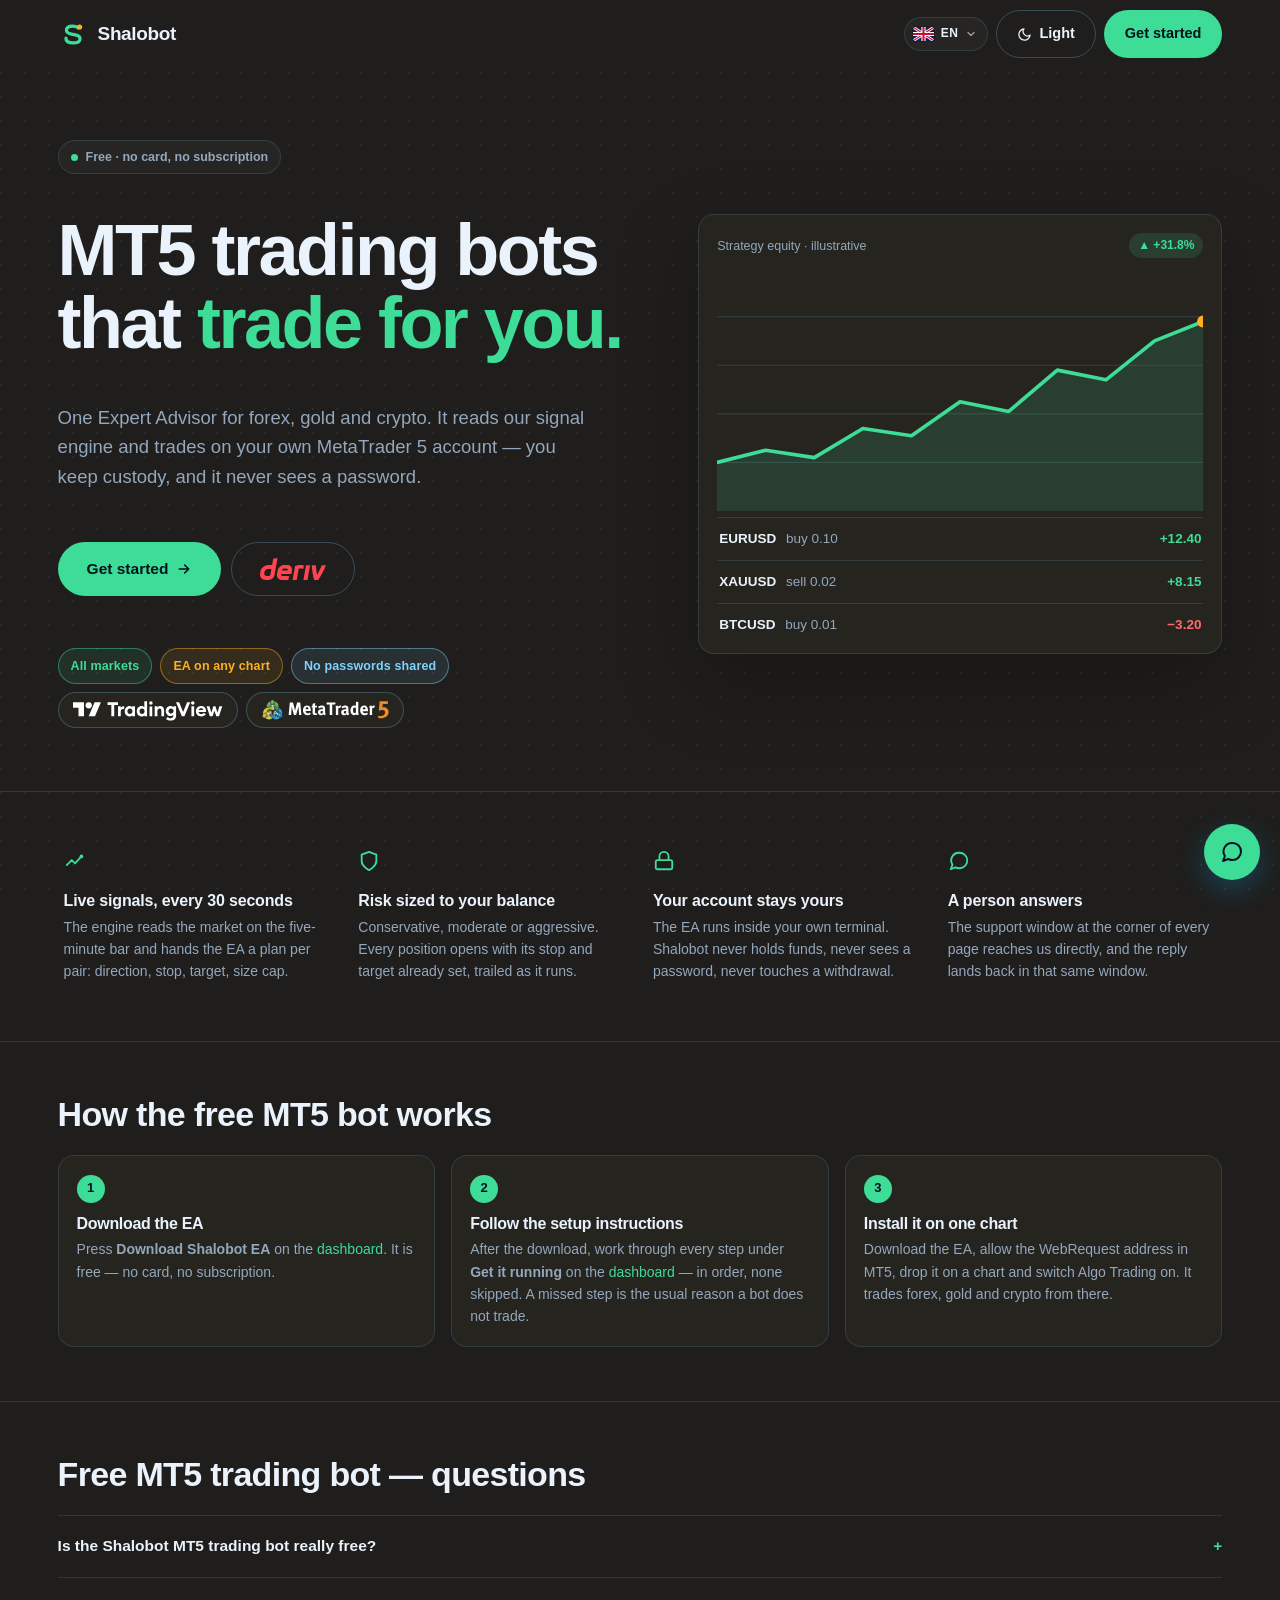
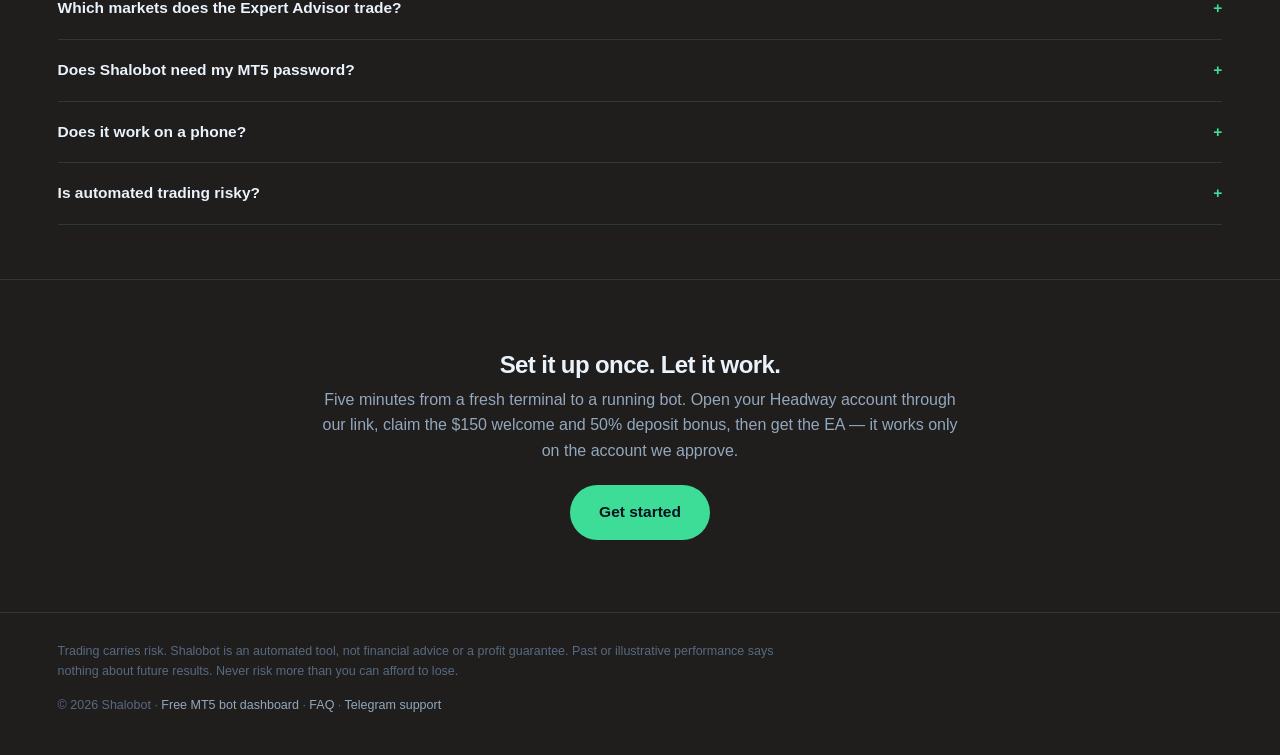
<file: index.html>
<!doctype html>
<html lang="en">
<head>
<meta charset="utf-8" />
<meta name="viewport" content="width=device-width, initial-scale=1, viewport-fit=cover" />
<title>Shalobot — Free MT5 Trading Bot for Forex, Gold &amp; Crypto</title>
<meta name="description" content="Free automated MT5 trading bot: one Expert Advisor for forex, gold (XAUUSD) and crypto on your own Headway MT5 account. No subscription, set up in minutes." />
<link rel="canonical" href="https://www.shalobot.com/" />
<meta name="theme-color" content="#1F1E1C" />
<meta property="og:type" content="website" />
<meta property="og:site_name" content="Shalobot" />
<meta property="og:title" content="Shalobot — free MT5 trading bots that trade for you" />
<meta property="og:description" content="One Expert Advisor for forex, gold and crypto on your own MT5 account. Free for our Headway community." />
<meta property="og:url" content="https://www.shalobot.com/" />
<meta property="og:image" content="https://www.shalobot.com/og.png" />
<meta property="og:image:width" content="1200" />
<meta property="og:image:height" content="630" />
<meta property="og:locale" content="en_US" />
<meta name="twitter:card" content="summary_large_image" />
<meta name="twitter:title" content="Shalobot — free MT5 trading bot for forex, gold &amp; crypto" />
<meta name="twitter:description" content="One Expert Advisor on your own Headway MT5 account. Free, no card." />
<meta name="twitter:image" content="https://www.shalobot.com/og.png" />
<link rel="icon" href="/favicon.ico" sizes="48x48" />
<link rel="icon" href="/favicon.svg" type="image/svg+xml" sizes="any" />
<link rel="apple-touch-icon" href="/icons/apple-touch-icon.png" />
<link rel="manifest" href="/manifest.webmanifest" />
<script>
/* Applied before paint: a saved light choice must not flash navy first.
   Navy is the default when nothing has been chosen. */
(function(){try{var t=localStorage.getItem("shalo_theme");
document.documentElement.setAttribute("data-theme",t==="light"?"light":"dark");}catch(e){document.documentElement.setAttribute("data-theme","dark");}})();
</script>
<script>
/* Connected to Deriv once, connected for good: straight to the trading page,
   before anything paints. ?home=1 still shows this page on purpose. */
(function(){try{if(localStorage.getItem("shalo_deriv")==="1"&&!/[?&]home=1(&|$)/.test(location.search))location.replace("/trading");}catch(e){}})();
</script>
<script type="application/ld+json">
{"@context":"https://schema.org","@graph":[
{"@type":"Organization","@id":"https://www.shalobot.com/#org","name":"Shalobot","url":"https://www.shalobot.com/","logo":"https://www.shalobot.com/icons/icon-512.png","sameAs":["https://t.me/Theshalobot"],"contactPoint":{"@type":"ContactPoint","contactType":"customer support","url":"https://t.me/Theshalobot"}},
{"@type":"WebSite","@id":"https://www.shalobot.com/#site","url":"https://www.shalobot.com/","name":"Shalobot","publisher":{"@id":"https://www.shalobot.com/#org"},"inLanguage":"en"},
{"@type":"SoftwareApplication","@id":"https://www.shalobot.com/#app","name":"Shalobot MT5 Expert Advisor","alternateName":"Shalobot EA","applicationCategory":"FinanceApplication","applicationSubCategory":"Automated trading bot","operatingSystem":"MetaTrader 5","url":"https://www.shalobot.com/dashboard","downloadUrl":"https://www.shalobot.com/dashboard","offers":{"@type":"Offer","price":"0","priceCurrency":"USD","availability":"https://schema.org/InStock"},"description":"Free automated MT5 trading bot for forex, gold and crypto. One Expert Advisor on your own Headway MetaTrader 5 account.","featureList":["All markets — forex, metals and crypto","Live signals every 30 seconds","Stop loss and take profit on every trade","Three risk profiles","Runs on your own MT5 account"],"publisher":{"@id":"https://www.shalobot.com/#org"}},
{"@type":"HowTo","name":"How to run a free MT5 trading bot on Headway","totalTime":"PT5M","step":[
{"@type":"HowToStep","name":"Download the EA","text":"Press Download Shalobot EA on the dashboard. It is free — no card, no subscription.","url":"https://www.shalobot.com/dashboard"},
{"@type":"HowToStep","name":"Follow the setup instructions","text":"After the download, work through every step under Get it running on the dashboard, in order, none skipped.","url":"https://www.shalobot.com/dashboard"},
{"@type":"HowToStep","name":"Install on one chart","text":"Download the Expert Advisor, allow the WebRequest address in MT5, drop the EA on one chart and switch Algo Trading on.","url":"https://www.shalobot.com/dashboard"}]},
{"@type":"FAQPage","mainEntity":[
{"@type":"Question","name":"Is the Shalobot MT5 trading bot really free?","acceptedAnswer":{"@type":"Answer","text":"Yes. There is no card, no subscription and no profit share."}},
{"@type":"Question","name":"Which markets does the Expert Advisor trade?","acceptedAnswer":{"@type":"Answer","text":"Forex majors, metals such as gold (XAUUSD) and silver, and crypto such as BTCUSD and ETHUSD. One EA on one chart covers all of them."}},
{"@type":"Question","name":"Does Shalobot need my MT5 password?","acceptedAnswer":{"@type":"Answer","text":"No. The EA runs inside your own MT5 terminal. Shalobot never holds funds, never sees a password and cannot withdraw."}},
{"@type":"Question","name":"Does it work on a phone?","acceptedAnswer":{"@type":"Answer","text":"Yes. You can see and manage every trade the bot opens from the MT5 app on your phone."}},
{"@type":"Question","name":"Is automated trading risky?","acceptedAnswer":{"@type":"Answer","text":"Yes. Trading carries risk and no bot guarantees profit. Every Shalobot position opens with a stop loss and take profit, and you choose a conservative, moderate or aggressive risk profile."}}
]}
]}
</script>
<link rel="stylesheet" href="/styles.css" />
<link rel="stylesheet" href="/landing.css" />
<link rel="stylesheet" href="/support.css" />
<link rel="stylesheet" href="/deriv/connect.css" />
</head>
<body>

<header class="nav" id="nav">
  <div class="bleed nav-inner">
    <a class="brand" href="/">
      <span class="brand-mark" aria-hidden="true">
        <svg viewBox="0 0 64 64" width="32" height="32"><rect width="64" height="64" rx="15" fill="#1F1E1C"/><path d="M17 41c0 8 8 10 15 10s15-2 15-9c0-8-10-8-15-9s-14-2-14-9c0-7 7-9 13-9 5 0 9 1 12 4" fill="none" stroke="#3ddc97" stroke-width="7" stroke-linecap="round" stroke-linejoin="round"/><circle cx="46" cy="17" r="5.5" fill="#ffb020"/></svg>
      </span>
      <span class="brand-name">Shalobot</span>
    </a>
    <div class="nav-cta">
      <button class="btn btn-line theme-b" data-theme-toggle type="button" aria-pressed="true" title="Switch to light">
        <svg viewBox="0 0 24 24" width="15" height="15" fill="none" stroke="currentColor" stroke-width="2" stroke-linecap="round" stroke-linejoin="round" aria-hidden="true"><path d="M21 12.8A9 9 0 1 1 11.2 3a7 7 0 0 0 9.8 9.8z"/></svg>
        <span data-theme-label>Light</span>
      </button>
      <a class="btn btn-blue" href="/trading" data-deriv-connect>Get started</a>
    </div>
  </div>
</header>

<main>
  <!-- ── hero ──────────────────────────────────────────────────────────── -->
  <section class="hero bleed">
    <div class="hero-grid">
      <div class="hero-copy">
        <p class="eyebrow"><span class="dot"></span>Free · no card, no subscription</p>
        <h1>MT5 trading bots that <span class="hl">trade for you.</span></h1>
        <p class="lede">One Expert Advisor for forex, gold and crypto. It reads our signal engine and trades on your own MetaTrader 5 account — you keep custody, and it never sees a password.</p>
        <div class="hero-actions">
          <a class="btn btn-blue btn-lg" href="/trading" data-deriv-connect>
            Get started
            <svg viewBox="0 0 24 24" width="16" height="16" fill="none" stroke="currentColor" stroke-width="2.4" stroke-linecap="round" stroke-linejoin="round" aria-hidden="true"><path d="M5 12h14M13 6l6 6-6 6"/></svg>
          </a>
          <a class="btn btn-line btn-lg hero-deriv" href="https://t.deriv.link?t=8FJ7FBEALQBP" target="_blank" rel="noopener noreferrer sponsored" aria-label="Deriv — create a free account"><img src="/logos/deriv-wordmark.svg" alt="Deriv" width="72" height="24" /></a>
        </div>
        <ul class="hero-facts">
          <li class="fact fact--mint">All markets</li>
          <li class="fact fact--amber">EA on any chart</li>
          <li class="fact fact--sky">No passwords shared</li>
          <li class="fact fact--logo" title="TradingView"><img class="dk" src="/logos/tradingview.svg" alt="TradingView" height="22" /><img class="lt" src="/logos/tradingview-ink.svg" alt="TradingView" height="22" /></li>
          <li class="fact fact--logo" title="MetaTrader 5"><img class="dk" src="/logos/metatrader5.svg" alt="MetaTrader 5" height="22" /><img class="lt" src="/logos/metatrader5-ink.svg" alt="MetaTrader 5" height="22" /></li>
        </ul>
      </div>

      <!-- An equity line, illustrative: the thing the page is about. Drawn
           inline so it paints with the words rather than after them. -->
      <div class="hero-card" aria-hidden="true">
        <div class="hero-card-top">
          <span>Strategy equity · illustrative</span>
          <span class="pill-up">▲ +31.8%</span>
        </div>
        <svg viewBox="0 0 400 200" class="equity">
          <g class="grid">
            <path d="M0 40H400M0 80H400M0 120H400M0 160H400"/>
          </g>
          <path class="area" d="M0 160 L40 150 L80 156 L120 132 L160 138 L200 110 L240 118 L280 84 L320 92 L360 60 L400 44 V200 H0z"/>
          <path class="line" d="M0 160 L40 150 L80 156 L120 132 L160 138 L200 110 L240 118 L280 84 L320 92 L360 60 L400 44"/>
          <circle class="tip" cx="400" cy="44" r="5"/>
        </svg>
        <div class="hero-card-row">
          <span><i>EURUSD</i> buy 0.10</span><b class="up">+12.40</b>
        </div>
        <div class="hero-card-row">
          <span><i>XAUUSD</i> sell 0.02</span><b class="up">+8.15</b>
        </div>
        <div class="hero-card-row">
          <span><i>BTCUSD</i> buy 0.01</span><b class="down">−3.20</b>
        </div>
      </div>
    </div>
  </section>

  <!-- ── what it does ──────────────────────────────────────────────────── -->
  <section class="feats bleed">
    <div class="feat">
      <svg viewBox="0 0 24 24" width="22" height="22" fill="none" stroke="currentColor" stroke-width="2" stroke-linecap="round" stroke-linejoin="round"><path d="M3 16.5l5.5-5.5 3.5 3.5 7-7.5"/><circle cx="19" cy="7" r="2" fill="currentColor" stroke="none"/></svg>
      <h3>Live signals, every 30 seconds</h3>
      <p>The engine reads the market on the five-minute bar and hands the EA a plan per pair: direction, stop, target, size cap.</p>
    </div>
    <div class="feat">
      <svg viewBox="0 0 24 24" width="22" height="22" fill="none" stroke="currentColor" stroke-width="2" stroke-linecap="round" stroke-linejoin="round"><path d="M12 22s8-4 8-10V5l-8-3-8 3v7c0 6 8 10 8 10z"/></svg>
      <h3>Risk sized to your balance</h3>
      <p>Conservative, moderate or aggressive. Every position opens with its stop and target already set, trailed as it runs.</p>
    </div>
    <div class="feat">
      <svg viewBox="0 0 24 24" width="22" height="22" fill="none" stroke="currentColor" stroke-width="2" stroke-linecap="round" stroke-linejoin="round"><rect x="3" y="11" width="18" height="10" rx="2"/><path d="M7 11V7a5 5 0 0 1 10 0v4"/></svg>
      <h3>Your account stays yours</h3>
      <p>The EA runs inside your own terminal. Shalobot never holds funds, never sees a password, never touches a withdrawal.</p>
    </div>
    <div class="feat">
      <svg viewBox="0 0 24 24" width="22" height="22" fill="none" stroke="currentColor" stroke-width="2" stroke-linecap="round" stroke-linejoin="round"><path d="M21 11.5a8.4 8.4 0 0 1-9 8.4 8.5 8.5 0 0 1-3.9-.9L3 21l1.9-5A8.4 8.4 0 0 1 12 3a8.4 8.4 0 0 1 9 8.5z"/></svg>
      <h3>A person answers</h3>
      <p>The support window at the corner of every page reaches us directly, and the reply lands back in that same window.</p>
    </div>
  </section>

  <!-- ── how it works ──────────────────────────────────────────────────── -->
  <section class="howit bleed" id="how">
    <h2>How the free MT5 bot works</h2>
    <ol class="steps">
      <li><span class="step-n">1</span><h3>Download the EA</h3><p>Press <b>Download Shalobot EA</b> on the <a href="/dashboard" data-deriv-connect>dashboard</a>. It is free — no card, no subscription.</p></li>
      <li><span class="step-n">2</span><h3>Follow the setup instructions</h3><p>After the download, work through every step under <b>Get it running</b> on the <a href="/dashboard" data-deriv-connect>dashboard</a> — in order, none skipped. A missed step is the usual reason a bot does not trade.</p></li>
      <li><span class="step-n">3</span><h3>Install it on one chart</h3><p>Download the EA, allow the WebRequest address in MT5, drop it on a chart and switch Algo Trading on. It trades forex, gold and crypto from there.</p></li>
    </ol>
  </section>

  <!-- ── FAQ ───────────────────────────────────────────────────────────── -->
  <section class="qa bleed" id="faq">
    <h2>Free MT5 trading bot — questions</h2>
    <details><summary>Is the Shalobot MT5 trading bot really free?</summary><p>Yes. No card, no subscription, no profit share.</p></details>
    <details><summary>Which markets does the Expert Advisor trade?</summary><p>Forex majors, metals such as gold (XAUUSD) and silver, and crypto such as BTCUSD and ETHUSD. One EA on one chart covers all of them.</p></details>
    <details><summary>Does Shalobot need my MT5 password?</summary><p>No. The EA runs inside your own MT5 terminal. Shalobot never holds funds, never sees a password and cannot withdraw.</p></details>
    <details><summary>Does it work on a phone?</summary><p>Yes. You can see and manage every trade the bot opens from the MT5 app on your phone.</p></details>
    <details><summary>Is automated trading risky?</summary><p>Yes. Trading carries risk and no bot guarantees profit. Every position opens with a stop loss and take profit, and you choose a conservative, moderate or aggressive risk profile.</p></details>
  </section>

  <!-- ── final call ────────────────────────────────────────────────────── -->
  <section class="cta bleed">
    <h2>Set it up once. Let it work.</h2>
    <p>Five minutes from a fresh terminal to a running bot. Open your Headway account through our link, claim the $150 welcome and 50% deposit bonus, then get the EA — it works only on the account we approve.</p>
    <a class="btn btn-blue btn-lg" href="/trading" data-deriv-connect>Get started</a>
  </section>

  <footer class="foot bleed">
    <p class="disclaimer">
      Trading carries risk. Shalobot is an automated tool, not financial advice or a profit guarantee. Past or illustrative performance says nothing about future results. Never risk more than you can afford to lose.
    </p>
    <p class="foot-line">© <span id="year"></span> Shalobot · <a href="/dashboard" data-deriv-connect>Free MT5 bot dashboard</a> · <a href="#faq">FAQ</a> · <a href="https://t.me/Theshalobot" rel="noopener">Telegram support</a></p>
  </footer>
</main>

<!-- ── Get started: a Deriv account, or a new one ─────────────────────── -->
<div class="dc-root" id="dcRoot" role="dialog" aria-modal="true" aria-labelledby="dcTitle" hidden>
  <div class="dc-back" data-dc-close></div>
  <div class="dc">
    <button class="dc-x" type="button" data-dc-close aria-label="Close">
      <svg viewBox="0 0 24 24" width="16" height="16" fill="none" stroke="currentColor" stroke-width="2.2" stroke-linecap="round" stroke-linejoin="round" aria-hidden="true"><path d="M18 6 6 18M6 6l12 12"/></svg>
    </button>
    <span class="dc-mark"><img src="/logos/deriv-wordmark.svg" alt="Deriv" width="72" height="24" /></span>
    <h2 id="dcTitle">Do you have a Deriv account?</h2>
    <p class="dc-lede">Shalobot trades through Deriv. Connect the account you have, or open a free one in a minute.</p>

    <div class="dc-choices" id="dcChoices">
      <a class="dc-choice" id="dcHave" href="/api/deriv/start">
        <span class="dc-choice-ic"><svg viewBox="0 0 24 24" width="20" height="20" fill="none" stroke="currentColor" stroke-width="2.2" stroke-linecap="round" stroke-linejoin="round" aria-hidden="true"><path d="M15 3h4a2 2 0 0 1 2 2v14a2 2 0 0 1-2 2h-4M10 17l5-5-5-5M15 12H3"/></svg></span>
        <span class="dc-choice-t"><b>I have a Deriv account</b><span>Sign in on Deriv and come straight back, connected.</span></span>
        <svg class="dc-choice-go" viewBox="0 0 24 24" width="18" height="18" fill="none" stroke="currentColor" stroke-width="2.2" stroke-linecap="round" stroke-linejoin="round" aria-hidden="true"><path d="m9 18 6-6-6-6"/></svg>
      </a>
      <button class="dc-choice dc-choice--new" id="dcNew" type="button">
        <span class="dc-choice-ic"><svg viewBox="0 0 24 24" width="20" height="20" fill="none" stroke="currentColor" stroke-width="2.2" stroke-linecap="round" stroke-linejoin="round" aria-hidden="true"><path d="M16 21v-2a4 4 0 0 0-4-4H6a4 4 0 0 0-4 4v2M9 11a4 4 0 1 0 0-8 4 4 0 0 0 0 8zM19 8v6M22 11h-6"/></svg></span>
        <span class="dc-choice-t"><b>I'm new to Deriv</b><span>Create a free account, then connect it here.</span></span>
        <svg class="dc-choice-go" viewBox="0 0 24 24" width="18" height="18" fill="none" stroke="currentColor" stroke-width="2.2" stroke-linecap="round" stroke-linejoin="round" aria-hidden="true"><path d="m9 18 6-6-6-6"/></svg>
      </button>
    </div>

    <div class="dc-new" id="dcNewPane" hidden>
      <ol class="dc-steps">
        <li>
          <span class="dc-n">1</span>
          <div class="dc-step-body">
            <b>Create your free Deriv account</b>
            <a class="btn btn-blue" id="dcCreate" href="https://t.deriv.link?t=8FJ7FBEALQBP" target="_blank" rel="noopener sponsored">Create free Deriv account</a>
            <div class="dc-qr">
              <span class="dc-qr-img"><img src="/logos/deriv-signup-qr.svg" alt="QR code: the free Deriv sign-up" width="104" height="104" /></span>
              <span>On a phone? Scan this with the camera to sign up there.</span>
            </div>
          </div>
        </li>
        <li>
          <span class="dc-n">2</span>
          <div class="dc-step-body">
            <b>Connect it here</b>
            <a class="btn btn-line" href="/api/deriv/start">I've created my account — connect</a>
          </div>
        </li>
      </ol>
      <button class="dc-backlink" id="dcBack" type="button">← Back</button>
    </div>

    <p class="dc-fine">Your password stays with Deriv. You approve access on Deriv's own page, and you can remove it there any time.</p>
  </div>
</div>

<script>document.getElementById("year").textContent = new Date().getFullYear();</script>
<script src="/i18n/i18n.js"></script>
<script src="/theme.js"></script>
<script src="/install.js"></script>
<script src="/support.js" defer></script>
<script src="/deriv/connect.js" defer></script>
</body>
</html>
</file>
<file: styles.css>
/* ══════════════════════════════════════════════════════════════════════
   Shalobot — the site

   Flat by design: every colour is a solid value. There is not a single
   gradient in this file — no linear-gradient, no radial-gradient, no
   gradient text. Depth comes from solid surfaces, 1px borders and
   spacing instead.

   Full-bleed: content runs to the edges of the viewport with a padding
   gutter, so nothing is boxed into a narrow centred column.
   ══════════════════════════════════════════════════════════════════════ */

/* ── Theme ──────────────────────────────────────────────────────────────
   Navy is the default; light is one class away: everything below is a token, so the palette swaps and
   nothing else moves.

   data-theme on <html> wins over the system preference, because a person
   who has pressed the button has said what they want.                     */

:root {
  /* Surfaces — four flat steps from the page up to a raised card. Light mode
     is the alternative here; Shalobot is navy first. */
  --base:      #f4f6f9;
  --raise:     #ffffff;
  --surface:   #ffffff;
  --surface-2: #eef2f6;

  --line:      #dfe5ec;
  --line-hi:   #c9d2dd;

  --ink:       #0f172a;
  --ink-muted: #526175;
  --ink-faint: #7f8c9e;

  /* Mint is the action colour, amber the accent; both deep enough here to
     carry their text on a light page. */
  --pink:      #b45f00;
  --pink-hi:   #955000;
  --blue:      #0d8f62;
  --blue-hi:   #0a7852;
  --ok:        #0d8f62;
  --real:      #0d8f62;
  --real-tint: rgba(13, 143, 98, 0.10);
  --danger:    #d92d20;
  --amber:     #b45f00;
  --violet:    #6d3bd8;
  --teal:      #0f7f8a;
  --code:      #0369a1;

  --on-accent: #ffffff;
  --ring:      rgba(0, 0, 0, 0.45);

  --dots: url("data:image/svg+xml,%3Csvg xmlns='http://www.w3.org/2000/svg' width='24' height='24'%3E%3Ccircle cx='1' cy='1' r='1' fill='%230369a1' fill-opacity='0.12'/%3E%3C/svg%3E");
  --alt-tint: rgba(0, 0, 0, 0.025);

  --gutter:    clamp(20px, 4.5vw, 72px);
  --radius:    16px;
  --radius-sm: 12px;
}

:root[data-theme="dark"] {
  /* Clunoid Trading's ground, exactly: the warm charcoal #1F1E1C, its solid
     panel #26241f, and its sky-blue hairlines at .14 — nothing navy. */
  --base:      #1F1E1C;
  --raise:     #26241f;
  --surface:   #262523;
  --surface-2: #2c2b29;

  --line:      rgba(125, 211, 252, 0.14);
  --line-hi:   rgba(125, 211, 252, 0.26);

  --ink:       #eaf2fb;
  --ink-muted: #93a7bd;
  --ink-faint: #586a80;

  --pink:      #ffb020;
  --pink-hi:   #ffc24d;
  --blue:      #3ddc97;
  --blue-hi:   #5fe6ab;
  --ok:        #3ddc97;
  --real:      #3ddc97;
  --real-tint: rgba(61, 220, 151, 0.14);
  --danger:    #ff6a6a;
  --amber:     #ffb020;
  --violet:    #b794ff;
  --teal:      #4fd1c5;
  --code:      #7dd3fc;

  /* Mint and amber sit on charcoal and carry dark text. */
  --on-accent: #04121f;
  --ring:      rgba(255, 255, 255, 0.55);

  /* The same dotted ground as Clunoid Trading: sky-blue dots at a tenth, on a
     24px grid. */
  --dots: url("data:image/svg+xml,%3Csvg xmlns='http://www.w3.org/2000/svg' width='24' height='24'%3E%3Ccircle cx='1' cy='1' r='1' fill='%237dd3fc' fill-opacity='0.10'/%3E%3C/svg%3E");
  --alt-tint: rgba(255, 255, 255, 0.026);
}

* { box-sizing: border-box; }

html {
  scroll-behavior: smooth;
  scroll-padding-top: 76px; /* anchors clear the fixed nav */
  -webkit-text-size-adjust: 100%;
}

body {
  margin: 0;
  color: var(--ink);
  /* Dotted ground. The dots are an SVG tile of solid circles rather than a
     radial-gradient, so the page keeps its no-gradient rule. `fixed` pins the
     grid to the viewport, so it never scrolls out of register or stretches —
     the tile is a constant 26px at every screen size, which is why this needs
     no breakpoints. */
  background-color: var(--base);
  background-image: var(--dots);
  background-size: 24px 24px;
  background-attachment: fixed;
  font-family: Inter, "Segoe UI", -apple-system, BlinkMacSystemFont, Roboto, Helvetica, Arial, sans-serif;
  font-size: 16px;
  line-height: 1.6;
  -webkit-font-smoothing: antialiased;
  overflow-x: hidden;
}

img { max-width: 100%; height: auto; display: block; }
a { color: inherit; text-decoration: none; }
h1, h2, h3 { margin: 0; line-height: 1.1; letter-spacing: -0.025em; }
p { margin: 0; }
ul, ol, dl { margin: 0; padding: 0; list-style: none; }

/* Full width, gutter only — no max-width, so the page fills the screen. */
.bleed { width: 100%; padding-inline: var(--gutter); }

/* ── Home dashboard ─────────────────────────────────────────────────────── */

/* A column the height of the window, so the footer sits at the bottom of the
   screen rather than floating with dead ground beneath it, and so the grid
   inside can be told to take whatever is left over. */
.dash { display: flex; flex-direction: column; min-height: 100svh; }

/* Clearing the fixed header and no more. The nav is 68px, so that plus a
   breath is the whole requirement — clamp(84px, 9vh, 100px) was clearing a bar
   that is 68px tall and spending the difference on nothing, and 56px of bottom
   padding on a laptop is most of a tile.

   `flex: 1` so this takes the height the header leaves, and a column so the
   grid inside it can be handed the remainder. */
.dash-main {
  flex: 1;
  display: flex;
  flex-direction: column;
  padding-top: calc(68px + clamp(10px, 1.4vh, 18px));
  padding-bottom: clamp(10px, 1.4vh, 16px);
}
.dash-title {
  margin-bottom: clamp(10px, 1.3vw, 14px);
  font-size: clamp(1.45rem, 2.4vw, 1.8rem);
  font-weight: 700;
}

/* The real balance, perched top right in the nav. */
.perch { display: flex; align-items: center; gap: 10px; margin-left: auto; }
.perch-v {
  font-size: clamp(0.95rem, 1.8vw, 1.15rem);
  font-weight: 700;
  letter-spacing: -0.02em;
  font-variant-numeric: tabular-nums;
  white-space: nowrap;
  /* The same ink as the Real balance in the portfolio below it. It is the
     same money, in both modes, and two colours for one figure read as two
     figures. */
  color: var(--real);
}


/* Real vs demo. Blue is the live account; the demo is deliberately quieter so
   the two can never be mistaken for one another at a glance. */
.badge {
  padding: 5px 12px;
  font: inherit;
  font-size: 11px;
  font-weight: 700;
  text-transform: uppercase;
  letter-spacing: 0.09em;
  color: var(--blue);
  background: transparent;
  border: 1px solid var(--blue);
  border-radius: 999px;
  cursor: pointer;
  user-select: none;
  white-space: nowrap;
  transition: color 0.18s ease, border-color 0.18s ease;
}
.badge:hover { color: var(--blue-hi); border-color: var(--blue-hi); }

/* The two things you can actually do from here. */
/* Three across rather than two and a stray, and each one the size of the
   thing it is — a link with a name and a line under it. They were card-sized
   before, which made a dashboard of three links look like a whole page. */
.tiles {
  display: grid;
  grid-template-columns: repeat(auto-fit, minmax(min(100%, 200px), 1fr));
  gap: 10px;
  margin-bottom: 18px;
}
.tile {
  display: grid;
  gap: 4px;
  padding: 16px 16px 18px;
  background: var(--surface);
  border: 1px solid var(--line);
  border-radius: var(--radius-sm);
  transition: border-color 0.18s ease, background 0.18s ease;
}
.tile:hover { background: var(--surface-2); border-color: var(--line-hi); }
.tile-icon {
  display: grid;
  place-items: center;
  width: 32px; height: 32px;
  margin-bottom: 8px;
  background: var(--surface-2);
  border: 1px solid var(--line-hi);
  border-radius: 9px;
}
.tile-icon svg { width: 17px; height: 17px; }
.tile-h { display: flex; align-items: center; gap: 8px; flex-wrap: wrap; }
.tile-t { font-size: 0.95rem; font-weight: 650; }
.tile-s { font-size: 0.82rem; line-height: 1.5; color: var(--ink-muted); }

/* What the tile actually is. Outlined rather than filled, so it labels the
   heading without competing with it. */
.tag-bot {
  padding: 3px 9px;
  font-size: 10px;
  font-weight: 700;
  text-transform: uppercase;
  letter-spacing: 0.09em;
  color: var(--blue);
  border: 1px solid var(--blue);
  border-radius: 999px;
  white-space: nowrap;
}

/* The MetaTrader mark is a WIDE wordmark, not a square glyph. Squeezed into
   the 42px icon box it came out 24x4 and unreadable, so this tile's box grows
   to fit the logo instead of the logo shrinking to fit the box. */
.tile--logo .tile-icon { width: auto; min-width: 32px; padding: 0 10px; }
.tile-logo { height: 15px; width: auto; max-width: 130px; object-fit: contain; }

/* The MetaTrader wordmark ships white, which disappears on the light theme.
   Two files, one per ground; the theme picks which one is painted. */
.tile-logo--pale { display: none; }
:root[data-theme="dark"] .tile-logo--ink { display: none; }
:root[data-theme="dark"] .tile-logo--pale { display: block; }

/* A blank canvas for a page that has not been built yet. */

/* ── Detail sheet ───────────────────────────────────────────────────────── */

.sheet { position: fixed; inset: 0; z-index: 90; display: grid; place-items: center; padding: 20px; }
.sheet[hidden] { display: none; }
.sheet-back { position: absolute; inset: 0; background: rgba(0, 0, 0, 0.62); opacity: 0; transition: opacity 0.2s ease; }
.sheet.is-in .sheet-back { opacity: 1; }

.sheet-card {
  position: relative;
  width: min(100%, 480px);
  max-height: min(84vh, 680px);
  overflow-y: auto;
  padding: clamp(22px, 3vw, 28px);
  background: var(--surface);
  border: 1px solid var(--line-hi);
  border-radius: var(--radius);
  opacity: 0;
  transform: translateY(10px) scale(0.985);
  transition: opacity 0.2s ease, transform 0.2s ease;
}
.sheet.is-in .sheet-card { opacity: 1; transform: none; }

.sheet-head { display: flex; align-items: flex-start; justify-content: space-between; gap: 16px; }
.sheet-k {
  font-size: 11px;
  font-weight: 600;
  text-transform: uppercase;
  letter-spacing: 0.14em;
  color: var(--ink-faint);
}
.sheet-t { margin-top: 6px; font-size: 1.2rem; font-weight: 700; }
.sheet-x {
  flex: none;
  display: grid;
  place-items: center;
  width: 34px; height: 34px;
  color: var(--ink-muted);
  background: transparent;
  border: 1px solid var(--line);
  border-radius: 10px;
  cursor: pointer;
  transition: color 0.18s ease, border-color 0.18s ease;
}
.sheet-x:hover { color: var(--ink); border-color: var(--line-hi); }

.sheet-body { margin-top: 20px; }
.sheet-who { font-size: 14px; font-weight: 650; margin-bottom: 16px; }
.sheet-note { margin-top: 18px; font-size: 12.5px; line-height: 1.55; color: var(--ink-faint); }
.sheet-note strong { color: var(--ink-muted); font-weight: 650; }
.sheet-foot { margin-top: 22px; padding-top: 18px; border-top: 1px solid var(--line); }

/* The two answers on the connect card, each the full width of it: this is a
   choice between them, not a main action with an afterthought beside it. */
.choice-actions { display: grid; gap: 10px; margin-top: 22px; }
.choice-actions .btn { width: 100%; }

.grp + .grp { margin-top: 18px; }
.grp-t {
  font-size: 11px;
  font-weight: 700;
  text-transform: uppercase;
  letter-spacing: 0.12em;
  color: var(--ink-faint);
  margin-bottom: 6px;
}

/* The Real group carries the account's own colour: a coloured pill on the
   title and the balance in the same ink, so the row that is actual money is
   the one the eye lands on. Demo stays quiet. Same in practice mode — the
   figure changes, the emphasis does not. */
.grp--real .grp-t {
  display: inline-flex; align-items: center; gap: 6px;
  padding: 3px 9px; border-radius: 999px;
  background: var(--real-tint); color: var(--real);
}
.grp--real .grp-t::before {
  content: ""; width: 6px; height: 6px; border-radius: 999px;
  background: var(--real); box-shadow: 0 0 0 3px var(--real-tint);
}
.grp--real .acct-bal { color: var(--real); font-weight: 750; }

/* Every account: kind, id, balance — the figures line up down the right. */
.accts { border-top: 1px solid var(--line); }
.acct {
  display: grid;
  grid-template-columns: auto 1fr auto;
  align-items: baseline;
  gap: 10px;
  padding: 10px 0;
  border-bottom: 1px solid var(--line);
  font-size: 13px;
}
.acct:last-child { border-bottom: 0; }
.acct-kind {
  padding: 3px 8px;
  font-size: 10px;
  font-weight: 700;
  text-transform: uppercase;
  letter-spacing: 0.07em;
  color: var(--ink-faint);
  background: var(--surface-2);
  border-radius: 6px;
}
.acct-id { color: var(--ink-muted); font-variant-numeric: tabular-nums; overflow-wrap: anywhere; }
.acct-bal { font-weight: 650; font-variant-numeric: tabular-nums; white-space: nowrap; }
.acct--none { display: block; color: var(--ink-faint); }

/* The one link that stays on the page. */
.notice-go {
  display: inline-flex;
  align-items: center;
  gap: 6px;
  padding: 11px 18px;
  font-size: 13.5px;
  font-weight: 600;
  color: var(--blue);
  border: 1px solid var(--line-hi);
  border-radius: 999px;
  transition: color 0.18s ease, border-color 0.18s ease, background 0.18s ease;
}
.notice-go:hover { color: var(--blue-hi); border-color: var(--blue); background: var(--surface); }

/* ── Flash messages ─────────────────────────────────────────────────────── */

.flash {
  display: inline-flex;
  align-items: center;
  gap: 9px;
  margin-bottom: 20px;
  padding: 10px 16px;
  font-size: 13.5px;
  font-weight: 600;
  border-radius: 999px;
  border: 1px solid;
  opacity: 0;
  transform: translateY(-6px);
  transition: opacity 0.3s ease, transform 0.3s ease;
}
.flash.is-in { opacity: 1; transform: none; }
.flash[hidden] { display: none; }
.flash--ok { color: var(--ok); border-color: var(--ok); background: var(--surface); }

/* On the landing page the flash is a failure, and floats over the page. */
.flash--error {
  position: fixed;
  left: 50%;
  bottom: 24px;
  z-index: 80;
  transform: translate(-50%, 8px);
  color: var(--pink);
  border-color: var(--pink);
  background: var(--surface);
  max-width: calc(100vw - 40px);
  text-align: center;
}
.flash--error.is-in { transform: translate(-50%, 0); }

/* ── Buttons ────────────────────────────────────────────────────────── */

.btn {
  display: inline-flex;
  align-items: center;
  justify-content: center;
  border: 1px solid transparent;
  border-radius: 999px;
  padding: 11px 20px;
  font: inherit;
  font-size: 14.5px;
  font-weight: 600;
  white-space: nowrap;
  cursor: pointer;
  /* Explicit, because a <button> defaults to the OS button face — without
     this, .btn-line renders as a white pill instead of an outline. */
  background: transparent;
  color: var(--ink);
  transition: background 0.18s ease, border-color 0.18s ease, color 0.18s ease;
}
.btn-lg { padding: 14px 28px; font-size: 15.5px; }

/* Two bright solid fills, equal weight — pink for "free", blue to start. */
.btn-solid { background: var(--pink); color: var(--on-accent); }
.btn-solid:hover { background: var(--pink-hi); }

.btn-blue { background: var(--blue); color: var(--on-accent); }
.btn-blue:hover { background: var(--blue-hi); }

.btn-line { border-color: var(--line-hi); color: var(--ink); }
.btn-line:hover { background: var(--surface); border-color: #45454f; }


/* ── Nav ────────────────────────────────────────────────────────────── */

.nav {
  position: fixed;
  top: 0; left: 0; right: 0;
  z-index: 50;
  background: var(--base);
  border-bottom: 1px solid transparent;
  transition: border-color 0.2s ease;
}
.nav.is-stuck { border-bottom-color: var(--line); }

.nav-inner { display: flex; align-items: center; gap: 20px; height: 68px; }

.brand { display: inline-flex; align-items: center; gap: 10px; }
.brand-mark { display: block; width: 30px; height: 30px; flex: none; }
.brand-mark svg { display: block; width: 100%; height: 100%; }
.brand-name { font-size: 19px; font-weight: 700; letter-spacing: -0.02em; }

.nav-cta { display: flex; gap: 8px; margin-left: auto; }

/* ── Hero ───────────────────────────────────────────────────────────── */

.hero { padding-top: clamp(104px, 13vh, 148px); border-bottom: 1px solid var(--line); }

.hero-inner {
  display: grid;
  /* Copy takes the room it needs; the panel is a fixed-ish companion.
     Below 1040px they stack (see the breakpoint). */
  grid-template-columns: minmax(0, 1.35fr) minmax(0, 1fr);
  gap: clamp(32px, 5vw, 72px);
  align-items: center;
  padding-bottom: clamp(48px, 7vh, 84px);
}

.hero-copy { display: grid; gap: 22px; justify-items: start; }

.kicker {
  display: inline-flex;
  align-items: center;
  gap: 9px;
  padding: 6px 14px;
  font-size: 13px;
  font-weight: 500;
  color: var(--ink-muted);
  background: var(--surface);
  border: 1px solid var(--line);
  border-radius: 999px;
}
.dot { width: 6px; height: 6px; border-radius: 50%; background: var(--pink); flex: none; }

.hero-title {
  font-size: clamp(2.5rem, 5.6vw, 4.4rem);
  font-weight: 700;
  letter-spacing: -0.035em;
  max-width: 16ch;
}

.hero-sub {
  max-width: 52ch;
  font-size: clamp(1rem, 1.35vw, 1.14rem);
  color: var(--ink-muted);
}

.actions { display: flex; flex-wrap: wrap; gap: 10px; }

/* The spec card beside the headline — flat surface, plain rows. */
/* ══ The hero tape ═════════════════════════════════════════════════════════
   A market moving, rather than a card claiming things about one. The old
   panel listed a symbol, a timeframe and a risk figure that were decoration
   dressed as data; this states nothing it cannot back up and still says the
   thing that matters — something is running. */

.hero-panel {
  position: relative;
  overflow: hidden;
  min-height: clamp(240px, 30vw, 340px);
  background: var(--surface);
  border: 1px solid var(--line);
  border-radius: var(--radius);
}

.tape {
  display: block;
  width: 100%;
  height: 100%;
  position: absolute;
  inset: 0;
}

.tape-grid line {
  stroke: var(--line);
  stroke-width: 1;
  vector-effect: non-scaling-stroke;
}

/* One width of travel, linear, forever. Linear matters: any easing would put
   a pause at each end of the cycle, and a market that hesitates on a beat
   reads as a loop rather than as a feed. */
.tape-run { animation: tape-slide 18s linear infinite; }

@keyframes tape-slide {
  from { transform: translateX(0); }
  to { transform: translateX(-600px); }
}

.tape-line {
  fill: none;
  stroke: var(--pink);
  stroke-width: 2.5;
  stroke-linecap: round;
  stroke-linejoin: round;
  /* The line keeps its weight however the card is stretched — without this
     the non-uniform viewBox scaling would thin it out on a wide screen. */
  vector-effect: non-scaling-stroke;
}

/* A flat tint under the curve, not a gradient: this page does not have one
   anywhere and a chart is not the place to start. */
.tape-fill { fill: var(--pink); opacity: 0.09; }

.live {
  position: absolute;
  top: 14px;
  right: 14px;
  z-index: 1;
  display: inline-flex;
  align-items: center;
  gap: 7px;
  padding: 5px 11px;
  font-size: 11px;
  font-weight: 700;
  letter-spacing: 0.06em;
  text-transform: uppercase;
  color: var(--ok);
  background: var(--surface);
  border: 1px solid var(--line);
  border-radius: 999px;
}

/* The dot, drawn rather than marked up, so the badge stays one element. */
.live::before {
  content: "";
  width: 6px;
  height: 6px;
  border-radius: 50%;
  background: var(--ok);
  animation: live-pulse 2s ease-in-out infinite;
}

@keyframes live-pulse {
  0%, 100% { opacity: 1; transform: scale(1); }
  50% { opacity: 0.35; transform: scale(0.8); }
}

/* Motion is decoration here. Anyone who has asked for less of it gets the
   same picture, held still. */
@media (prefers-reduced-motion: reduce) {
  .tape-run, .live::before { animation: none; }
}

/* Full-width mark strip across the bottom of the hero — every platform and
   prop firm in one quiet row, so the fold answers "does it work with mine?" */
.marks { padding-block: clamp(26px, 3.4vw, 40px); border-top: 1px solid var(--line); }

.marks-label {
  margin-bottom: clamp(18px, 2.2vw, 26px);
  font-size: 11.5px;
  font-weight: 600;
  text-transform: uppercase;
  letter-spacing: 0.16em;
  color: var(--ink-faint);
}

.marks-row {
  /* A grid rather than a wrapped flex row: twelve marks of twelve different
     widths packed into a full row and a stranded pair.

     The column count is written out rather than left to auto-fit, because
     auto-fit fits as many as will go — eleven and one at this width — and
     twelve only looks deliberate in rows that divide it. Six and six, four
     and four and four, three by four, two by six. Never a widow. */
  display: grid;
  grid-template-columns: repeat(6, minmax(0, 1fr));
  align-items: center;
  justify-items: center;
  gap: clamp(22px, 3vw, 42px) clamp(20px, 2.4vw, 40px);
}
.marks-row li { display: flex; align-items: center; justify-content: center; }
.marks-row img {
  /* A definite height, not max-height: several of these SVGs carry a viewBox
     with no width/height, so they have no intrinsic size and would collapse
     to 0x0 in a flex row. Fixing the height lets the aspect ratio set width. */
  height: 26px;
  width: auto;
  max-width: 130px;
  object-fit: contain;
  /* Muted by default so the row reads as one texture, not twelve brands
     competing with the headline; each lifts to full on hover. */
  opacity: 0.62;
  transition: opacity 0.18s ease;
}
.marks-row li:hover img { opacity: 1; }

@media (max-width: 1180px) { .marks-row { grid-template-columns: repeat(4, minmax(0, 1fr)); } }
@media (max-width: 760px) { .marks-row { grid-template-columns: repeat(3, minmax(0, 1fr)); } }
@media (max-width: 460px) { .marks-row { grid-template-columns: repeat(2, minmax(0, 1fr)); } }

/* Tile icons on the dashboard. */
.icon-pink { color: var(--pink); }
.icon-blue { color: var(--blue); }

/* ── Bands: how it works, and the questions ───────────────────────────────
   The two sections of prose under the hero. Same vocabulary as everything
   above them — flat surfaces, 1px lines, no gradient anywhere — so they read
   as more of the page rather than as something bolted on for a crawler.

   `band--alt` is the only difference between the two: a barely-there tint, so
   the second one is separated from the first by something other than a gap. */

.band { padding-block: clamp(48px, 7vw, 88px); border-top: 1px solid var(--line); }
.band--alt { background: var(--alt-tint); }

.band-k {
  margin-bottom: 10px;
  font-size: 11.5px;
  font-weight: 600;
  text-transform: uppercase;
  letter-spacing: 0.16em;
  color: var(--ink-faint);
}

.band-t {
  margin: 0 0 clamp(28px, 3.6vw, 44px);
  max-width: 22ch;
  font-size: clamp(1.6rem, 3.2vw, 2.4rem);
  font-weight: 700;
  letter-spacing: -0.03em;
}

/* Three across where there is room, stacked where there is not. */
.steps {
  display: grid;
  grid-template-columns: repeat(auto-fit, minmax(260px, 1fr));
  gap: clamp(18px, 2.4vw, 28px);
  margin: 0;
  padding: 0;
  list-style: none;
}
.steps li {
  padding: clamp(20px, 2.2vw, 26px);
  background: var(--surface);
  border: 1px solid var(--line);
  border-radius: var(--radius);
}
.steps h3 {
  margin: 14px 0 8px;
  font-size: 1.05rem;
  font-weight: 650;
  letter-spacing: -0.02em;
}
.steps p { margin: 0; font-size: 0.92rem; line-height: 1.65; color: var(--ink-muted); }
.steps strong { color: var(--ink); font-weight: 650; }

.step-n {
  display: grid;
  place-items: center;
  width: 30px; height: 30px;
  font-size: 13px;
  font-weight: 700;
  color: var(--on-accent);
  background: var(--pink);
  border-radius: 9px;
}

/* Two columns of questions on a wide screen. Every answer is visible: a page
   that hides its content behind a control is a page a crawler reads less of,
   and somebody scanning for one answer should not have to open eight things
   to find it. */
.faq {
  display: grid;
  grid-template-columns: repeat(auto-fit, minmax(320px, 1fr));
  gap: clamp(20px, 2.6vw, 34px) clamp(28px, 4vw, 56px);
}
.faq-i h3 {
  margin: 0 0 8px;
  font-size: 1rem;
  font-weight: 650;
  letter-spacing: -0.02em;
}
.faq-i p { margin: 0; font-size: 0.92rem; line-height: 1.7; color: var(--ink-muted); }

/* ── Footer ─────────────────────────────────────────────────────────── */

.footer { padding: clamp(40px, 5vw, 60px) 0 32px; }
.footer-inner { display: flex; flex-wrap: wrap; gap: 30px; justify-content: space-between; align-items: flex-start; }
.footer-brand { max-width: 42ch; }
.footer-brand p { margin-top: 10px; font-size: 0.9rem; color: var(--ink-faint); }
.footer-legal { margin-top: 30px; padding-top: 22px; }
.footer-legal p { font-size: 0.76rem; color: var(--ink-faint); border-top: 1px solid var(--line); padding-top: 22px; }

/* ── Reveal on scroll ───────────────────────────────────────────────── */

.reveal { opacity: 0; transform: translateY(14px); transition: opacity 0.5s ease, transform 0.5s ease; }
.reveal.is-in { opacity: 1; transform: none; }

/* ── Width breakpoints ──────────────────────────────────────────────── */

@media (max-width: 1040px) {
  /* The spec panel stops earning its column and moves under the copy. */
  .hero-inner { grid-template-columns: minmax(0, 1fr); }
  .hero-title { max-width: 20ch; }
}

@media (max-width: 900px) {
  /* The bar is the brand and the two buttons now — there is no menu left to
     fold away, so the buttons stay put rather than hiding behind a hamburger
     that would open on nothing. */
  .nav-cta { gap: 6px; }
}

@media (max-width: 620px) {
  /* Tighter mark spacing so the strip stays a few rows, not a long ladder. */
  .marks-row { gap: 22px 30px; }
  .marks-row img { height: 22px; max-width: 104px; }
  .actions { width: 100%; }
  .actions .btn { flex: 1 1 100%; }
}

/* ── Accessibility ──────────────────────────────────────────────────── */

:focus-visible { outline: 2px solid var(--pink); outline-offset: 3px; border-radius: 6px; }

@media (prefers-reduced-motion: reduce) {
  html { scroll-behavior: auto; }
  *, *::before, *::after {
    animation-duration: 0.001ms !important;
    transition-duration: 0.001ms !important;
  }
  .reveal { opacity: 1; transform: none; }
}

/* ── Shalobotmatic Ai ───────────────────────────────────────────────────────── */

/* Settings is a control column at a readable width; Session takes whatever is
   left. On a wide screen that fills the page instead of leaving the right half
   empty, and the two cards stay the same height so the layout does not step. */
.run {
  display: grid;
  grid-template-columns: minmax(0, 360px) minmax(0, 1fr);
  align-items: stretch;
  gap: 14px;
}

.panel-solid {
  display: flex;
  flex-direction: column;
  min-width: 0;
  padding: clamp(20px, 2.4vw, 28px);
  background: var(--surface);
  border: 1px solid var(--line);
  border-radius: var(--radius);
}
.grp-t--sub { margin-top: 24px; }

.fld { display: block; margin-top: 14px; }

/* The A in "Account" — a handle, not a button. It looks like the rest of the
   label until it has been used, so nothing advertises the demo accounts.
   NOT named .reveal: that class already exists for the landing page's
   scroll-in animation and starts at opacity 0, which would hide this. */
.acct-reveal { cursor: pointer; user-select: none; }
.acct-reveal--on { color: var(--blue); }
.fld-k {
  display: block;
  margin-bottom: 6px;
  font-size: 11.5px;
  font-weight: 600;
  text-transform: uppercase;
  letter-spacing: 0.09em;
  color: var(--ink-faint);
}
.fld-i {
  width: 100%;
  padding: 10px 12px;
  font: inherit;
  font-size: 14.5px;
  color: var(--ink);
  background: var(--base);
  border: 1px solid var(--line-hi);
  border-radius: 10px;
}
.fld-i:focus { outline: 2px solid var(--blue); outline-offset: 1px; border-color: var(--blue); }
.fld-i:disabled { opacity: 0.55; cursor: not-allowed; }
/* `display` on .fld beats [hidden] on its own. */
.fld[hidden] { display: none; }

.fld-row { display: grid; grid-template-columns: repeat(auto-fit, minmax(min(100%, 130px), 1fr)); gap: 12px; }

/* Pushed to the bottom of the card, so Settings and Session line up however
   tall the trade list grows. */
.run-actions { display: flex; flex-wrap: wrap; gap: 10px; margin-top: auto; padding-top: 20px; }
.run-actions .btn { flex: 1 1 130px; }
.btn:disabled { opacity: 0.45; cursor: not-allowed; }

/* Which account is about to be traded. Real money says so, in pink. */
.risk { margin-top: 14px; font-size: 12.5px; line-height: 1.5; color: var(--ink-faint); }
/* The real-account line reads as reassurance, not alarm: it is confirming the
   trades are the genuine article on the account the trader chose. Pink made a
   correct, expected state look like something had gone wrong — and it is the
   state most people are deliberately in. Green is what the rest of the app
   uses for "this is working". */
.risk--real { color: var(--ok); }

.status { margin-top: 8px; font-size: 13px; line-height: 1.5; color: var(--ink-muted); min-height: 1.2em; }
.status--error { color: var(--pink); }
.status--success { color: var(--ok); }
.status--warning { color: #e3b341; }

.stats-grid {
  display: grid;
  grid-template-columns: repeat(auto-fit, minmax(min(100%, 120px), 1fr));
  gap: 16px 14px;
  margin-top: 16px;
}
.stats-grid > div { min-width: 0; }
.stats-grid dt {
  font-size: 10.5px;
  font-weight: 600;
  text-transform: uppercase;
  letter-spacing: 0.09em;
  color: var(--ink-faint);
}
.stats-grid dd {
  margin: 5px 0 0;
  font-size: clamp(1rem, 1.5vw, 1.2rem);
  font-weight: 700;
  font-variant-numeric: tabular-nums;
  overflow-wrap: anywhere;
}
.stats-grid .is-up { color: var(--ok); }
.stats-grid .is-down { color: var(--pink); }

/* One colour each, so six numbers read as six different things instead of one
   grey block. Flat fills from the palette already in use — no gradients here
   or anywhere else on the site. Profit and win rate take their colour from
   their VALUE, because for those two the colour is information; the rest are
   simply told apart. */
.stat--count { color: var(--blue); }
.stat--stake { color: var(--amber); }
.stat--market { color: var(--violet); }
.stat--time { color: var(--teal); }
.stat--rate.is-up { color: var(--ok); }
.stat--rate.is-down { color: var(--pink); }

/* The trade list fills the rest of the card and scrolls inside itself, so the
   page never grows a second scrollbar as a session runs on. */
.hist {
  /* Takes whatever the card has left. The cap this replaces stopped the list
     short of the bottom of a card that had already been stretched to the
     height of the settings beside it, leaving a band of empty panel under the
     trades — space the list could have been using. The card does not grow to
     suit it: the row height is set by the column opposite, and the list
     scrolls inside whatever that leaves. */
  flex: 1 1 0;
  min-height: 150px;
  margin-top: 8px;
  padding-top: 4px;
  /* A gutter for the scrollbar. Without it the bar is drawn over the profit
     figure — the one number in the row anybody is actually reading. */
  padding-right: 14px;
  overflow-y: auto;
  /* The list keeps its own scrolling. Reaching the top used to hand the
     gesture to the page, which then scrolled the whole card out of view: you
     went looking for an earlier trade and the panel left the screen. */
  overscroll-behavior: contain;
  border-top: 1px solid var(--line);
  /* A thin, self-coloured bar — the OS default is a light slab on a dark card. */
  scrollbar-width: thin;
  scrollbar-color: var(--line-hi) transparent;
  overscroll-behavior: contain;
}
.hist::-webkit-scrollbar { width: 8px; }
.hist::-webkit-scrollbar-track { background: transparent; }
.hist::-webkit-scrollbar-thumb {
  background: var(--line-hi);
  border-radius: 999px;
  /* Inset from the edge so the bar reads as a thin pill, not a filled gutter. */
  border: 2px solid var(--surface);
}
.hist::-webkit-scrollbar-thumb:hover { background: #45454f; }

.trade {
  display: grid;
  grid-template-columns: auto 1fr auto;
  align-items: baseline;
  gap: 10px;
  padding: 9px 2px;
  border-bottom: 1px solid var(--line);
  font-size: 13px;
}
.trade:last-child { border-bottom: 0; }
.trade-r {
  padding: 5px 11px;
  font-size: 11.5px;
  font-weight: 700;
  text-transform: uppercase;
  letter-spacing: 0.07em;
  border-radius: 7px;
}
.trade--win .trade-r { color: var(--ok); background: rgba(95, 211, 154, 0.12); }
.trade--loss .trade-r { color: var(--pink); background: rgba(255, 61, 135, 0.12); }
.trade-m { color: var(--ink-muted); font-variant-numeric: tabular-nums; overflow-wrap: anywhere; }
/* The result of the trade, and the reason the row exists. Everything else in
   it is context. */
.trade-p {
  font-size: 15.5px;
  font-weight: 700;
  letter-spacing: -0.01em;
  font-variant-numeric: tabular-nums;
  white-space: nowrap;
}
.trade--win .trade-p { color: var(--ok); }
.trade--loss .trade-p { color: var(--pink); }

@media (max-width: 860px) {
  /* Below this the control column has nothing to sit beside. */
  .run { grid-template-columns: minmax(0, 1fr); }
  .run-actions { margin-top: 20px; padding-top: 0; }

  /* Stacked, the card has no column opposite to take its height from, so the
     list needs a limit of its own or a long session grows the page. */
  .hist { flex: 0 1 auto; max-height: clamp(200px, 42vh, 440px); }
}

/* ── Home: content + markets rail ───────────────────────────────────────── */

/* On a wide screen the rail fills the space the tiles were leaving empty on
   the right. Below 1180px it drops underneath them, full width. */
/* Two columns across the whole width.

   The gulf that used to sit between them was never the grid's fault: the left
   column's CONTENT was capped at 660px while its track kept growing, so the
   tiles stayed small and the space went nowhere. The caps are gone, so the
   tiles and the account panel fill whatever they are given, and the rail keeps
   the fixed width a list of ten sparklines wants. Nothing is centred and
   nothing is held back — the page uses the screen it is on. */
.dash-grid {
  display: grid;
  grid-template-columns: minmax(0, 1fr) clamp(300px, 24vw, 400px);
  /* minmax(0, 1fr), not the default auto: an auto row is never smaller than its
     contents, so on a short window the prices panel pushed the page into
     scrolling instead of scrolling inside itself. This lets the row shrink, and
     the panel handles its own overflow. */
  grid-template-rows: minmax(0, 1fr);
  gap: clamp(14px, 1.8vw, 24px);
  /* Stretched, not start-aligned: a column only as tall as its content cannot
     grow into the space, which is what left a band of empty ground between the
     last card and the small print. */
  align-items: stretch;
  flex: 1;
  min-height: 0;
  margin-bottom: clamp(12px, 1.6vh, 18px);
}
/* A column too, so the account panel below the tiles can be told to take the
   rest of it. */
.dash-col { display: flex; flex-direction: column; min-width: 0; min-height: 0; }

.markets {
  display: flex;
  flex-direction: column;
  min-width: 0;
  min-height: 0;   /* so it can be shorter than its list and let it scroll */
  background: var(--surface);
  border: 1px solid var(--line);
  border-radius: var(--radius);
  overflow: hidden;
}

/* A heading, not a button. It used to fold the rail away, which is how a
   panel meant to be watched came to be hidden — there is nothing to collapse
   any more. */
.mk-head {
  display: flex;
  align-items: center;
  justify-content: space-between;
  gap: 12px;
  margin: 0;
  padding: 14px 16px;
  font-size: 13px;
  font-weight: 650;
  color: var(--ink);
  border-bottom: 1px solid var(--line);
}

/* A quiet pulse while prices are arriving. */
.mk-live {
  width: 7px; height: 7px;
  border-radius: 50%;
  background: var(--ok);
  animation: mk-pulse 2s ease-in-out infinite;
}
@keyframes mk-pulse { 50% { opacity: 0.3; } }

/* Exactly the height the panel has, no more and no less: whatever is left
   after the heading. Ten markets show without scrolling wherever there is room
   for ten, and the list scrolls inside itself where there is not — rather than
   the page scrolling. */
.mk-list {
  display: block;
  padding: 4px 6px 6px;
  flex: 1;
  min-height: 0;
  overflow-y: auto;
  overscroll-behavior: contain;
  scrollbar-width: thin;
  scrollbar-color: var(--line-hi) transparent;
}

.mk {
  display: grid;
  /* Name takes the slack; the sparkline and the figure keep fixed widths so
     the percentages line up as a column down the right. */
  grid-template-columns: minmax(0, 1fr) 96px 64px;
  align-items: center;
  gap: 10px;
  padding: 9px 12px;
  border-top: 1px solid var(--line);
}
.mk:first-child { border-top: 0; }

.mk-name {
  font-size: 12px;
  color: var(--ink-muted);
  white-space: nowrap;
  overflow: hidden;
  text-overflow: ellipsis;
}
.mk-spark { display: block; width: 96px; height: 34px; }

/* The slot the sparkline drops into. It holds the row's height before any
   price has arrived, which is what stops the rail growing under the cursor
   on a refresh. */
.mk-slot { display: block; width: 96px; height: 34px; }

/* A row waiting for its first price: present, sized, and plainly not a
   number yet. */
.mk-pct--idle { color: var(--ink-faint); background: var(--surface-2); }

.mk-pct {
  padding: 4px 0;
  font-size: 11.5px;
  font-weight: 700;
  font-variant-numeric: tabular-nums;
  text-align: center;
  border-radius: 7px;
  white-space: nowrap;
}
.mk-pct--up { color: var(--ok); background: rgba(95, 211, 154, 0.12); }
.mk-pct--down { color: var(--pink); background: rgba(255, 61, 135, 0.12); }


@media (max-width: 1180px) {
  /* No room beside the tiles — the rail goes under them, full width.

     Stacked, there is no second column to balance against and nothing above the
     fold to protect, so everything goes back to its natural height and the page
     scrolls the way a phone expects. Two rows now, both auto: the single-row
     track above would have squeezed the first and left the second to fend for
     itself. */
  .dash-grid { grid-template-columns: minmax(0, 1fr); grid-template-rows: auto auto; flex: none; }
  .dash-col { display: block; }
  .markets { max-width: 520px; }

  /* An ordinary block again, and this is not cosmetic.

     Stacked, the rail stands at its full height and has nothing to scroll
     inside itself — but `overflow-y: auto` still made it a scroll container,
     and `overscroll-behavior: contain` on a scroll container stops the gesture
     reaching the page. So a swipe that began anywhere on the card scrolled
     neither the card, which had nowhere to go, nor the page. On a phone the
     card is most of the screen, which is why the page seemed to lock near the
     footer. Both properties belong to the desktop layout, where the list
     really does scroll within a fixed panel, so they are dropped here rather
     than removed above. */
  .mk-list { flex: none; overflow: visible; overscroll-behavior: auto; }
}

/* The light/dark button. Icon plus word, so it is not a mystery glyph. */
.theme-b { display: inline-flex; align-items: center; gap: 7px; }

/* ── The header on a small screen ───────────────────────────────────────
   A balance like "USD 10,000.00" plus a badge plus two buttons will not fit
   375px at full size. Everything shrinks together and the theme button
   drops to its icon; nothing is removed, because each part is the answer to
   a question someone opens this page to ask. */

@media (max-width: 640px) {
  .nav-inner { gap: 8px; height: 58px; }
  .brand-mark { width: 26px; height: 26px; }
  .brand-name { font-size: 16px; }

  .perch { gap: 6px; min-width: 0; }
  .perch-v {
    font-size: 13px;
    letter-spacing: -0.03em;
    min-width: 0;
    overflow: hidden;
    text-overflow: ellipsis;
  }
  .badge { padding: 4px 8px; font-size: 9.5px; letter-spacing: 0.06em; }
  .perch .btn { padding: 7px 11px; font-size: 12.5px; }

  /* The moon says it on its own at this size. */
  .theme-b [data-theme-label] { display: none; }
  .theme-b { padding: 7px 9px; }

  /* The pages behind the connection clear the shorter bar. */
  .dash-main { padding-top: 76px; }
}

@media (max-width: 400px) {
  .brand-name { display: none; }   /* the mark alone still says Shalobot */
  .perch-v { font-size: 12px; }
  .perch .btn { padding: 6px 9px; font-size: 12px; }
}

/* ══ Install ═══════════════════════════════════════════════════════════════
   The button is hidden in the markup and shown by install.js, so a browser
   with no install path never renders a button that cannot do anything. */

.btn-install { display: inline-flex; align-items: center; gap: 7px; }
.btn-install[hidden] { display: none; }

@media (max-width: 720px) {
  /* The label is the first thing to go when the bar gets tight — the tray
     icon carries the meaning on its own at that size. */
  .btn-install span { display: none; }
}

/* How-to, for the browsers that keep installing in a menu of their own. */
.how {
  position: fixed;
  inset: 0;
  z-index: 200;
  display: flex;
  align-items: center;
  justify-content: center;
  padding: 20px;
  background: rgba(3, 6, 12, 0.72);
}
.how-card {
  width: 100%;
  max-width: 380px;
  padding: 20px;
  border: 1px solid var(--line);
  border-radius: 16px;
  background: var(--surface);
  box-shadow: 0 20px 50px rgba(0, 0, 0, 0.25);
}
.how-head { display: flex; align-items: flex-start; justify-content: space-between; gap: 12px; }
.how-head h3 { margin: 0; font-size: 1rem; }
.how-x {
  flex: none;
  display: grid;
  place-items: center;
  width: 28px;
  height: 28px;
  border: 1px solid var(--line);
  border-radius: 8px;
  background: none;
  color: var(--ink-soft);
  cursor: pointer;
}
.how-card > p { margin: 8px 0 14px; font-size: 0.85rem; color: var(--ink-soft); }
.how-steps { margin: 0 0 16px; padding-left: 20px; list-style: decimal; font-size: 0.86rem; }
.how-steps li { margin-bottom: 8px; }
.how-ok { width: 100%; }

/* ══ Disclaimer ════════════════════════════════════════════════════════════
   The same sentence on every page, at the bottom of each. Quiet, but never
   behind a click: the pages above it place real money. */

.disclaimer {
  margin: 0 0 10px;
  font-size: 0.76rem;
  line-height: 1.6;
  color: var(--ink-faint);
}

/* Pinned to the bottom by the auto margin, and as small as a line of small
   print should be: it is a caution, not a section. */
.dash-foot {
  margin-top: auto;
  padding-top: 10px;
  border-top: 1px solid var(--line);
}
.dash-foot .disclaimer { margin: 0; }

/* ══ The door ══════════════════════════════════════════════════════════════
   Three clicks on the "o" of Home. It carries no affordance on purpose — a
   dotted underline or a cursor change would turn a quiet mode into a thing
   every visitor pokes at. `cursor: text` is what the rest of a heading already
   shows, so the letter gives nothing away by looking selectable. */

.door { cursor: text; }

/* The field the first visit asks for. No placeholder, no label, no width worth
   noticing — it borrows the page's own input colours so that a person who has
   opened it by accident sees a stray box rather than a prompt. */
.door-key {
  width: 6.5em;
  margin-left: 10px;
  padding: 4px 9px;
  border: 1px solid var(--line);
  border-radius: 9px;
  background: var(--surface);
  color: var(--ink);
  font: inherit;
  font-size: 0.8rem;
  font-weight: 500;
  vertical-align: middle;
}
.door-key:focus { outline: none; border-color: var(--line-hi); }
.door-key[hidden] { display: none; }

/* The whole of the announcement: one second on the word, then gone. It fades
   in and out rather than switching, so a repeat press reads as a deliberate
   pulse instead of a flicker. Anybody not watching the word misses it, which
   is the intention. */
@keyframes door-lit {
  0%   { color: var(--ink); }
  22%  { color: var(--blue); }
  70%  { color: var(--blue); }
  100% { color: var(--ink); }
}
.dash-title.lit { animation: door-lit 1s ease-in-out; }

@media (prefers-reduced-motion: reduce) {
  .dash-title.lit { animation-duration: 1ms; color: var(--blue); }
}

/* ══ The account, on the page ══════════════════════════════════════════════
   The same portfolio the sheet shows, sitting in the column beside the tiles
   instead of behind a double click. On a wide screen that space was empty and
   the answer to "which account am I on?" was hidden; here it is simply read.

   Below 1180px it is not rendered at all — the rail moves under the tiles at
   that width, and a second tall block under that would push the disclaimer
   somewhere nobody scrolls. The badge still opens the sheet there. */

.acctp { display: none; }

@media (min-width: 1180px) {
  .acctp {
    /* A column that takes the rest of the space under the tiles, so the left
       side reaches the bottom of the screen the way the prices rail does. */
    display: flex;
    flex-direction: column;
    flex: 1;
    min-height: 0;
    margin-top: clamp(10px, 1.2vw, 14px);
    padding: 16px 18px 18px;
    background: var(--surface);
    border: 1px solid var(--line);
    border-radius: var(--radius-sm);
  }
  .acctp[hidden] { display: none; }
}

.acctp-head {
  display: flex;
  align-items: flex-start;
  justify-content: space-between;
  gap: 14px;
  margin-bottom: 14px;
}
.acctp-k {
  margin: 0 0 2px;
  font-size: 10px;
  font-weight: 600;
  letter-spacing: 0.1em;
  text-transform: uppercase;
  color: var(--ink-faint);
}
.acctp-t { margin: 0; font-size: 0.95rem; font-weight: 650; }

.acctp-note {
  margin: 12px 0 0;
  font-size: 11.5px;
  line-height: 1.55;
  color: var(--ink-faint);
}
.acctp-note strong { color: var(--ink-muted); font-weight: 650; }

/* Smaller than the standalone button it replaces: inside a panel it is one
   line among several, not the thing the page is asking you to do. */
.btn-sm { padding: 6px 12px; font-size: 12px; }
.notice-go--sm { margin-top: 12px; padding: 8px 13px; font-size: 12px; }

/* The account rows are denser here than in the sheet: a panel is read at a
   glance beside other things, where the sheet has the screen to itself. */
.acctp .grp + .grp { margin-top: 12px; }
.acctp .acct { padding: 7px 0; font-size: 12px; }
.acctp .sheet-who { margin-bottom: 10px; font-size: 12.5px; }


/* Disconnect is the one button on this page that undoes something, so it is
   the one button wearing the colour that means it. The border stays neutral
   until hover: a permanently red outline in a quiet panel reads as an alert
   about the account rather than an action available on it. */
.btn-danger { color: var(--danger); }
.btn-danger:hover { color: var(--danger); border-color: var(--danger); }

/* A row that is waiting for the portfolio call. Same height as a real one, so
   the panel does not resize when the accounts land. */
.acct--wait { color: var(--ink-faint); }

/* ══ Switch ════════════════════════════════════════════════════════════════
   The martingale on the analysis page, the take profit and stop loss on the
   bot, "first trade loses" on both simulation cards. It lived in analysis.css
   until the Shalobotmatic Ai simulation used one without loading that file and
   the control simply was not there — a switch you cannot see is a setting
   nobody knows they have. */

.tog {
  position: relative;
  width: 34px;
  height: 18px;
  padding: 0;
  flex: none;
  background: var(--surface-2);
  border: 1px solid var(--line-hi);
  border-radius: 999px;
  cursor: pointer;
  transition: background 0.18s ease, border-color 0.18s ease;
}
.tog-dot {
  position: absolute;
  top: 2px; left: 2px;
  width: 12px; height: 12px;
  background: var(--ink-faint);
  border-radius: 50%;
  transition: transform 0.18s ease, background 0.18s ease;
}
/* On is green, and the knob moves as well as the colour changing, so it does
   not rest on hue alone. */
.tog[aria-checked="true"] { background: rgba(20, 160, 90, 0.18); border-color: var(--ok); }
.tog[aria-checked="true"] .tog-dot { transform: translateX(16px); background: var(--ok); }

/* An installed app has nothing to install: the button never shows inside one (owner). */
@media (display-mode: standalone), (display-mode: fullscreen), (display-mode: minimal-ui), (display-mode: window-controls-overlay), (display-mode: tabbed) {
  [data-install] { display: none !important; }
}
</file>
<file: landing.css>
/*
 * SHALOBOT — the landing page.
 *
 * Full-bleed on the site's own tokens: navy ground, mint for the action,
 * amber for the spark. Flat surfaces and 1px lines, no gradients. One set of
 * rules holds from a phone to a wide desktop; the grid collapses to one
 * column below 900px and the numbers shrink with clamp().
 */

main { padding-top: 68px; }

.eyebrow {
  display: inline-flex; align-items: center; gap: 8px;
  margin: 0 0 18px; padding: 6px 12px;
  border: 1px solid var(--line); border-radius: 999px;
  background: var(--surface);
  font-size: 12.5px; font-weight: 600; color: var(--ink-muted);
}
.eyebrow .dot { width: 7px; height: 7px; border-radius: 999px; background: var(--blue); }

/* ── hero ─────────────────────────────────────────────────────────────── */
.hero { padding: clamp(40px, 8vh, 96px) var(--gutter) clamp(40px, 7vh, 80px); border-bottom: 1px solid var(--line); }
.hero-grid { display: grid; grid-template-columns: 1.1fr 1fr; gap: clamp(28px, 5vw, 72px); align-items: center; }
.hero h1 { margin: 0; font-size: clamp(38px, 6vw, 72px); line-height: 1.02; letter-spacing: -0.035em; font-weight: 800; }
.hero .hl { color: var(--blue); }
.lede { margin: 20px 0 0; max-width: 540px; font-size: clamp(16px, 1.6vw, 18.5px); line-height: 1.6; color: var(--ink-muted); }
.hero-actions { display: flex; flex-wrap: wrap; gap: 10px; margin-top: 28px; }
.hero-actions .btn { gap: 8px; }
.hero-facts { display: flex; flex-wrap: wrap; gap: 8px; margin: 30px 0 0; padding: 0; list-style: none; }
.fact {
  padding: 7px 12px; border: 1px solid; border-radius: 999px;
  font-size: 12.5px; font-weight: 700; letter-spacing: .01em;
}
.fact--mint   { color: #3ddc97; border-color: rgba(61, 220, 151, .45); background: rgba(61, 220, 151, .10); }
.fact--amber  { color: #ffb020; border-color: rgba(255, 176, 32, .45); background: rgba(255, 176, 32, .10); }
.fact--sky    { color: #7dd3fc; border-color: rgba(125, 211, 252, .45); background: rgba(125, 211, 252, .10); }
.fact--violet { color: #b794ff; border-color: rgba(183, 148, 255, .45); background: rgba(183, 148, 255, .10); }
:root[data-theme="light"] .fact--mint   { color: #0d8f62; }
:root[data-theme="light"] .fact--amber  { color: #b45f00; }
:root[data-theme="light"] .fact--sky    { color: #0369a1; }
:root[data-theme="light"] .fact--violet { color: #6d3bd8; }
/* The two platforms, as their own wordmarks — white on navy, ink on light. */
.fact--logo { display: inline-flex; align-items: center; padding: 6px 14px; border-color: var(--line-hi); background: var(--raise); }
.fact--logo img { display: block; height: 22px; width: auto; }
.fact--logo .lt { display: none; }
/* The Deriv logo as the hero's second button. */
.hero-deriv img { display: block; height: 22px; width: auto; }
:root[data-theme="light"] .fact--logo .dk { display: none; }
:root[data-theme="light"] .fact--logo .lt { display: block; }

.hero-card {
  border: 1px solid var(--line); border-radius: var(--radius);
  background: var(--raise); padding: 18px 18px 8px;
  box-shadow: 0 30px 80px rgba(0, 0, 0, 0.25);
}
.hero-card-top { display: flex; justify-content: space-between; align-items: center; font-size: 12.5px; color: var(--ink-muted); }
.pill-up { padding: 3px 9px; border-radius: 999px; background: var(--real-tint); color: var(--ok); font-weight: 700; font-size: 12px; }
.equity { width: 100%; height: auto; margin: 10px 0 6px; display: block; }
.equity .grid path { stroke: var(--line); stroke-width: 1; }
.equity .area { fill: var(--real-tint); }
.equity .line { fill: none; stroke: var(--blue); stroke-width: 3; stroke-linejoin: round; stroke-linecap: round; }
.equity .tip { fill: var(--pink); }
.hero-card-row {
  display: flex; justify-content: space-between; align-items: center;
  padding: 10px 2px; border-top: 1px solid var(--line);
  font-size: 13.5px; color: var(--ink-muted);
}
.hero-card-row i { font-style: normal; font-weight: 700; color: var(--ink); margin-right: 6px; }
.hero-card-row b { font-variant-numeric: tabular-nums; }
.hero-card-row .up { color: var(--ok); }
.hero-card-row .down { color: var(--danger); }

/* ── features ─────────────────────────────────────────────────────────── */
.feats { display: grid; grid-template-columns: repeat(4, 1fr); gap: 14px; padding: clamp(40px, 6vh, 72px) var(--gutter); border-bottom: 1px solid var(--line); }
.feat { padding: 4px 6px; }
.feat svg { color: var(--blue); }
.feat h3 { margin: 12px 0 6px; font-size: 16px; letter-spacing: -0.01em; }
.feat p { margin: 0; font-size: 14px; line-height: 1.6; color: var(--ink-muted); }

/* ── how it works, FAQ ────────────────────────────────────────────────── */
.howit, .qa { padding: clamp(40px, 6vh, 72px) var(--gutter); border-bottom: 1px solid var(--line); }
.howit h2, .qa h2 { margin: 0 0 22px; font-size: clamp(24px, 3vw, 34px); letter-spacing: -0.02em; }
.steps { display: grid; grid-template-columns: repeat(3, 1fr); gap: 16px; margin: 0; padding: 0; list-style: none; }
.steps li { padding: 18px; border: 1px solid var(--line); border-radius: var(--radius); background: var(--raise); }
.step-n { display: inline-flex; align-items: center; justify-content: center; width: 28px; height: 28px; border-radius: 999px; background: var(--blue); color: var(--on-accent); font-weight: 800; font-size: 13px; }
.steps h3 { margin: 12px 0 6px; font-size: 16px; }
.steps p { margin: 0; font-size: 14px; line-height: 1.6; color: var(--ink-muted); }
.steps a { color: var(--blue); }
.qa details { border-top: 1px solid var(--line); padding: 4px 0; }
.qa details:last-of-type { border-bottom: 1px solid var(--line); }
.qa summary { cursor: pointer; padding: 14px 0; font-weight: 700; font-size: 15.5px; list-style: none; display: flex; justify-content: space-between; gap: 12px; }
.qa summary::-webkit-details-marker { display: none; }
.qa summary::after { content: "+"; color: var(--blue); font-weight: 800; }
.qa details[open] summary::after { content: "\2013"; }
.qa p { margin: 0 0 14px; max-width: 760px; font-size: 14.5px; line-height: 1.65; color: var(--ink-muted); }

/* ── final call, footer ───────────────────────────────────────────────── */
.cta { padding: clamp(48px, 8vh, 96px) var(--gutter); text-align: center; border-bottom: 1px solid var(--line); }
.cta h2 { margin-bottom: 8px; }
.cta p { margin: 0 auto 22px; max-width: 640px; color: var(--ink-muted); font-size: 16px; line-height: 1.6; }
.foot { padding: 28px var(--gutter) 40px; }
.foot .disclaimer { margin: 0 0 14px; max-width: 760px; font-size: 12.5px; line-height: 1.6; color: var(--ink-faint); }
.foot-line { margin: 0; font-size: 12.5px; color: var(--ink-faint); }
.foot-line a { color: var(--ink-muted); }

/* ── smaller screens ──────────────────────────────────────────────────── */
@media (max-width: 1100px) { .feats { grid-template-columns: repeat(2, 1fr); } }
@media (max-width: 900px) {
  .hero-grid { grid-template-columns: 1fr; }
  .steps { grid-template-columns: 1fr; }
}
@media (max-width: 560px) {
  .feats { grid-template-columns: 1fr; }
  .hero-actions .btn { width: 100%; justify-content: center; }
}
</file>
<file: support.css>
/*
 * THE SUPPORT BUBBLE.
 *
 * A launcher in the corner and a card that opens above it. Built on the same
 * tokens as the rest of the site — flat surfaces, 1px lines, no gradients —
 * so it follows the light/dark choice without a rule of its own. Every token
 * carries a literal fallback so the bubble looks like itself even on a page
 * that does not load styles.css (the terminal defines its own palette).
 *
 * Blue is the bubble's accent: pink on this site means "free", blue means
 * "go", and a conversation is the second of those.
 */

.sup-btn {
  position: fixed; right: 20px; bottom: 20px; z-index: 80;
  width: 56px; height: 56px; border-radius: 999px; border: 0;
  background: var(--blue, #0d8ecf); color: var(--on-accent, #fff);
  display: grid; place-items: center; cursor: pointer;
  box-shadow: 0 10px 28px rgba(13, 142, 207, 0.32);
  transition: transform .15s, background .15s;
}
.sup-btn:hover { transform: translateY(-1px); background: var(--blue-hi, #0a76ae); }
.sup-btn:active { transform: scale(.97); }
.sup-btn.sup-left { right: auto; left: 20px; }

.sup[hidden] { display: none; }
.sup {
  position: fixed; right: 20px; bottom: 88px; z-index: 79;
  width: min(384px, calc(100vw - 24px));
  max-height: min(640px, calc(100dvh - 112px));
  display: flex; flex-direction: column;
  border: 1px solid var(--line, #e2e6ec);
  border-radius: var(--radius, 16px);
  background: var(--raise, #fff);
  color: var(--ink, #14161a);
  box-shadow: 0 24px 64px rgba(0, 0, 0, 0.18);
  overflow: hidden;
  font-family: Inter, "Segoe UI", -apple-system, BlinkMacSystemFont, Roboto, Helvetica, Arial, sans-serif;
  font-size: 14px; line-height: 1.5;
}
.sup.sup-left { right: auto; left: 20px; }
:root[data-theme="dark"] .sup { box-shadow: 0 24px 64px rgba(0, 0, 0, 0.6); }

@media (max-width: 480px) {
  .sup, .sup.sup-left { right: 12px; left: 12px; bottom: 84px; width: auto; }
  .sup-btn { right: 14px; bottom: 14px; }
  .sup-btn.sup-left { left: 14px; }
}

/* ── head ─────────────────────────────────────────────────────────────── */
.sup-head {
  display: flex; align-items: center; gap: 12px;
  padding: 14px 14px 14px 16px;
  border-bottom: 1px solid var(--line, #e2e6ec);
  background: var(--surface-2, #f1f3f6);
}
.sup-avatar {
  flex: none; width: 36px; height: 36px; border-radius: 999px;
  display: grid; place-items: center;
  background: var(--blue, #0d8ecf); color: var(--on-accent, #fff);
}
.sup-title { min-width: 0; flex: 1; }
.sup-title-main { font-size: 15px; font-weight: 700; letter-spacing: -0.01em; line-height: 1.2; }
.sup-title-sub { display: flex; align-items: center; gap: 6px; margin-top: 3px; font-size: 12px; color: var(--ink-muted, #59616d); }
.sup-title-sub i { width: 7px; height: 7px; border-radius: 999px; background: var(--ok, #14a05a); flex: none; }
.sup-close {
  flex: none; display: grid; place-items: center;
  width: 32px; height: 32px; border: 0; border-radius: 999px;
  background: transparent; color: var(--ink-muted, #59616d); cursor: pointer;
  transition: background .15s, color .15s;
}
.sup-close:hover { background: var(--line, #e2e6ec); color: var(--ink, #14161a); }

/* ── the thread ───────────────────────────────────────────────────────── */
.sup-body { flex: 1; overflow-y: auto; padding: 16px; display: grid; gap: 12px; align-content: start; }

/* The widget's own words — greeting, the "say more" nudge. Quiet. */
.sup-msg {
  max-width: 88%;
  border-radius: 16px 16px 16px 4px;
  background: var(--surface-2, #f1f3f6);
  padding: 10px 13px;
  font-size: 13px; line-height: 1.55;
  color: var(--ink-muted, #59616d);
}

/* What they sent. Solid blue, the way every phone draws "mine". */
.sup-mine {
  max-width: 88%; margin-left: auto;
  border-radius: 16px 16px 4px 16px;
  background: var(--blue, #0d8ecf); color: var(--on-accent, #fff);
  padding: 10px 13px;
  font-size: 13.5px; line-height: 1.55;
  white-space: pre-wrap; overflow-wrap: anywhere;
}
.sup-sent { font-size: 11px; color: var(--ok, #14a05a); text-align: right; margin-top: 4px; font-weight: 600; }
.sup-time-mine { color: var(--ink-faint, #838b97); font-weight: 500; }

/* A real answer from a person — the one thing here somebody needs to read. */
.sup-reply { max-width: 88%; }
.sup-reply-who {
  display: flex; align-items: center; gap: 6px; margin-bottom: 5px;
  font-size: 10.5px; font-weight: 700; letter-spacing: .08em; text-transform: uppercase;
  color: var(--blue, #0d8ecf);
}
.sup-reply-who i { width: 6px; height: 6px; border-radius: 999px; background: var(--ok, #14a05a); flex: none; }
.sup-reply-who .sup-new {
  margin-left: 2px; padding: 2px 6px; border-radius: 999px;
  background: var(--ok, #14a05a); color: #fff;
  font-size: 9px; font-weight: 800; letter-spacing: 0;
}
.sup-reply-who .sup-time { margin-left: auto; font-weight: 500; letter-spacing: 0; text-transform: none; color: var(--ink-faint, #838b97); }
.sup-reply-body {
  border-radius: 16px 16px 16px 4px;
  border: 1px solid var(--line-hi, #cdd3dc);
  background: var(--surface, #fff);
  padding: 11px 13px;
  font-size: 14px; line-height: 1.55;
  color: var(--ink, #14161a);
  white-space: pre-wrap; overflow-wrap: anywhere;
}
.sup-reply-body.bare { padding: 5px; }
.sup-link { color: var(--blue, #0d8ecf); font-weight: 600; text-decoration: underline; text-underline-offset: 2px; overflow-wrap: anywhere; }
/* A download code, and the one warning that goes with it. */
.sup-code {
  display: inline-block; margin: 2px 0;
  font-family: ui-monospace, SFMono-Regular, Menlo, Consolas, monospace;
  font-size: 17px; font-weight: 800; letter-spacing: .08em;
  /* Blue, so the code reads as the thing to copy and not as a "success" line. */
  color: var(--code, #38bdf8);
}
.sup-warn { color: var(--danger, #d92d20); font-weight: 700; }

/* ── attachments ──────────────────────────────────────────────────────── */
.sup-att-img { display: block; margin-top: 8px; }
.sup-att-img.bare { margin-top: 0; }
.sup-att-img img { display: block; max-width: 100%; max-height: 280px; width: auto; border-radius: 10px; border: 1px solid var(--line, #e2e6ec); }
.sup-att-file {
  display: inline-flex; align-items: center; gap: 8px; margin-top: 8px;
  border: 1px solid var(--line, #e2e6ec); border-radius: 10px; padding: 7px 10px;
  color: var(--ink, #14161a); text-decoration: none; font-size: 12.5px; font-weight: 600;
  background: var(--surface-2, #f1f3f6);
}
.sup-att-file.bare { margin-top: 0; }
.sup-att-file svg { color: var(--blue, #0d8ecf); flex: none; }
.sup-att-file span { max-width: 200px; overflow: hidden; text-overflow: ellipsis; white-space: nowrap; }
.sup-shot { display: flex; align-items: center; gap: 4px; margin-top: 5px; font-size: 11.5px; opacity: .85; }
.sup-shot svg { width: 11px; height: 11px; }

/* ── who you are ──────────────────────────────────────────────────────── */
.sup-who { border-top: 1px solid var(--line, #e2e6ec); padding: 12px 16px; display: grid; gap: 8px; background: var(--surface-2, #f1f3f6); }
.sup-who-row { display: flex; align-items: center; gap: 8px; }
.sup-who-hint { flex: 1; min-width: 0; font-size: 12px; color: var(--ink-muted, #59616d); }
.sup-done {
  all: unset; cursor: pointer; flex: none;
  padding: 5px 12px; border-radius: 999px;
  background: var(--blue, #0d8ecf); color: var(--on-accent, #fff);
  font-size: 12px; font-weight: 700;
}
.sup-done:hover { background: var(--blue-hi, #0a76ae); }
.sup-change {
  all: unset; cursor: pointer; display: flex; gap: 8px; align-items: center; width: 100%;
  font-size: 12px; color: var(--ink-muted, #59616d);
}
.sup-change .mono { flex: 1; overflow: hidden; text-overflow: ellipsis; white-space: nowrap; }
.sup-change-cta { color: var(--blue, #0d8ecf); font-weight: 700; }
.sup .mono { font-family: ui-monospace, SFMono-Regular, Menlo, Consolas, monospace; }

.sup .field {
  width: 100%;
  border: 1px solid var(--line-hi, #cdd3dc);
  border-radius: var(--radius-sm, 12px);
  background: var(--raise, #fff);
  color: var(--ink, #14161a);
  padding: 10px 12px;
  font-size: 14px; font-family: inherit; line-height: 1.4;
  outline: none;
  transition: border-color .15s, box-shadow .15s;
}
.sup .field:focus { border-color: var(--blue, #0d8ecf); box-shadow: 0 0 0 3px rgba(13, 142, 207, 0.15); }
.sup .field::placeholder { color: var(--ink-faint, #838b97); }

/* ── composing ────────────────────────────────────────────────────────── */
.sup-foot { border-top: 1px solid var(--line, #e2e6ec); padding: 12px; display: flex; gap: 8px; align-items: flex-end; }
.sup-foot textarea { flex: 1; resize: none; min-height: 42px; max-height: 120px; }
.sup-attach {
  flex: none; width: 42px; height: 42px; border-radius: var(--radius-sm, 12px);
  border: 1px solid var(--line-hi, #cdd3dc); background: var(--raise, #fff);
  color: var(--ink-muted, #59616d); display: grid; place-items: center; cursor: pointer;
  transition: color .15s, border-color .15s;
}
.sup-attach:hover { color: var(--blue, #0d8ecf); border-color: var(--blue, #0d8ecf); }
.sup-send {
  flex: none; width: 42px; height: 42px; border-radius: 999px; border: 0;
  background: var(--blue, #0d8ecf); color: var(--on-accent, #fff);
  display: grid; place-items: center; cursor: pointer;
  transition: background .15s, transform .06s;
}
.sup-send:hover { background: var(--blue-hi, #0a76ae); }
.sup-send:active { transform: scale(.96); }
.sup-send svg { margin-left: -2px; }

.sup-picked {
  display: flex; align-items: center; gap: 8px; margin: 10px 12px 0;
  border: 1px solid var(--ok, #14a05a); border-radius: 10px;
  background: var(--real-tint, rgba(20, 160, 90, 0.10));
  padding: 6px 10px; font-size: 12.5px; color: var(--ink, #14161a);
}
.sup-picked svg { color: var(--ok, #14a05a); flex: none; }
.sup-picked span { flex: 1; min-width: 0; overflow: hidden; text-overflow: ellipsis; white-space: nowrap; }
.sup-picked button { all: unset; cursor: pointer; padding: 0 6px; font-size: 18px; line-height: 1; color: var(--ink-muted, #59616d); }
.sup-picked button:hover { color: var(--ink, #14161a); }
.sup-err {
  margin: 10px 12px 0; border: 1px solid var(--danger, #d92d20); border-radius: 10px;
  background: var(--raise, #fff); color: var(--danger, #d92d20);
  padding: 8px 10px; font-size: 12.5px; line-height: 1.45;
}

/* ── the badge and its ring ───────────────────────────────────────────── */
.sup-badge {
  position: absolute; top: -3px; right: -3px;
  min-width: 22px; height: 22px; padding: 0 6px;
  border-radius: 999px; display: grid; place-items: center;
  background: var(--ok, #14a05a); color: #fff;
  font-size: 11.5px; font-weight: 800; line-height: 1;
  border: 2px solid var(--base, #f3f4f7);
  overflow: visible;
}
.sup-ping {
  position: absolute; inset: 0; border-radius: 999px;
  background: var(--ok, #14a05a); opacity: .5;
  animation: sup-ping 1.1s cubic-bezier(0, 0, .2, 1) infinite;
}
@keyframes sup-ping { 75%, 100% { transform: scale(2); opacity: 0; } }
@media (prefers-reduced-motion: reduce) { .sup-ping { animation: none; } }

/* ── the scrollbar ────────────────────────────────────────────────────── */
.sup-body { scrollbar-width: thin; scrollbar-color: var(--line-hi, #cdd3dc) transparent; scrollbar-gutter: stable; }
.sup-body::-webkit-scrollbar { width: 6px; }
.sup-body::-webkit-scrollbar-track { background: transparent; }
.sup-body::-webkit-scrollbar-thumb { background: var(--line-hi, #cdd3dc); border-radius: 999px; }
.sup-foot textarea { scrollbar-width: thin; scrollbar-color: var(--line-hi, #cdd3dc) transparent; }
.sup-foot textarea::-webkit-scrollbar { width: 6px; }
.sup-foot textarea::-webkit-scrollbar-thumb { background: var(--line-hi, #cdd3dc); border-radius: 999px; }
</file>
<file: deriv/connect.css>
/*
 * SHALOBOT — "Get started": have a Deriv account, or new to Deriv.
 * One sheet over the landing page, on the site's own tokens.
 */

.dc-root { position: fixed; inset: 0; z-index: 120; display: grid; place-items: center; padding: 16px; }
.dc-root[hidden] { display: none; }
.dc-back { position: absolute; inset: 0; background: rgba(0, 0, 0, 0.62); backdrop-filter: blur(2px); }

.dc {
  position: relative; width: 100%; max-width: 480px; max-height: calc(100vh - 32px); overflow: auto;
  padding: 28px 24px 20px; border: 1px solid var(--line); border-radius: 20px;
  background: var(--raise); color: var(--ink);
  box-shadow: 0 30px 90px rgba(0, 0, 0, 0.45);
  text-align: center;
  animation: dc-in .18s ease-out;
}
@keyframes dc-in { from { opacity: 0; transform: translateY(8px) scale(.985); } to { opacity: 1; transform: none; } }
@media (prefers-reduced-motion: reduce) { .dc { animation: none; } }

.dc-x {
  position: absolute; top: 12px; right: 12px; width: 34px; height: 34px;
  display: grid; place-items: center; border: 1px solid var(--line); border-radius: 10px;
  background: transparent; color: var(--ink-muted); cursor: pointer;
}
.dc-x:hover { color: var(--ink); border-color: var(--line-hi); }

.dc-mark { display: inline-flex; padding: 9px 14px; border-radius: 12px; background: #ffffff; }
.dc-mark img { display: block; height: 20px; width: auto; }
.dc h2 { margin: 16px 0 6px; font-size: clamp(21px, 3vw, 25px); letter-spacing: -0.02em; line-height: 1.2; }
.dc-lede { margin: 0 auto 20px; max-width: 380px; color: var(--ink-muted); font-size: 14.5px; line-height: 1.55; }

.dc-choices { display: flex; flex-direction: column; gap: 10px; text-align: left; }
.dc-choices[hidden], .dc-new[hidden] { display: none; }
.dc-choice {
  display: flex; align-items: center; gap: 14px; width: 100%;
  padding: 15px 16px; border: 1px solid var(--line-hi); border-radius: 14px;
  background: var(--surface); color: var(--ink); font: inherit; text-align: left; text-decoration: none; cursor: pointer;
  transition: border-color .15s ease, background .15s ease, transform .15s ease;
}
.dc-choice:hover { border-color: var(--blue); background: var(--surface-2); }
.dc-choice:active { transform: scale(.99); }
.dc-choice:focus-visible { outline: 2px solid var(--blue); outline-offset: 2px; }
.dc-choice-ic {
  width: 38px; height: 38px; flex: none; display: grid; place-items: center;
  border-radius: 11px; background: var(--real-tint); color: var(--blue);
}
.dc-choice--new .dc-choice-ic { background: rgba(255, 176, 32, .14); color: var(--amber); }
.dc-choice-t { display: flex; flex-direction: column; gap: 3px; min-width: 0; }
.dc-choice-t b { font-size: 15.5px; }
.dc-choice-t span { font-size: 13px; color: var(--ink-muted); line-height: 1.45; }
.dc-choice-go { margin-left: auto; flex: none; color: var(--ink-faint); }

.dc-new { text-align: left; }
.dc-steps { margin: 0; padding: 0; list-style: none; display: flex; flex-direction: column; gap: 14px; }
.dc-steps > li { display: flex; gap: 12px; padding: 14px; border: 1px solid var(--line); border-radius: 14px; background: var(--surface); }
.dc-n {
  width: 26px; height: 26px; flex: none; display: grid; place-items: center;
  border-radius: 8px; background: var(--blue); color: var(--on-accent); font-size: 13px; font-weight: 800;
}
.dc-steps b { display: block; font-size: 15px; margin: 2px 0 10px; }
.dc-steps .btn { width: 100%; justify-content: center; }
.dc-step-body { flex: 1; min-width: 0; }

.dc-qr { display: flex; align-items: center; gap: 12px; margin-top: 12px; font-size: 13px; color: var(--ink-muted); line-height: 1.45; }
.dc-qr-img { flex: none; padding: 6px; border-radius: 10px; background: #ffffff; line-height: 0; }
.dc-qr-img img { display: block; width: 104px; height: 104px; }

.dc-backlink {
  margin-top: 12px; padding: 6px 2px; border: 0; background: none; color: var(--ink-muted);
  font: inherit; font-size: 13px; cursor: pointer;
}
.dc-backlink:hover { color: var(--ink); }

.dc-fine { margin: 18px 0 0; font-size: 12px; color: var(--ink-faint); line-height: 1.5; }

@media (max-width: 480px) {
  .dc { padding: 24px 16px 16px; border-radius: 18px; }
  .dc-qr-img img { width: 92px; height: 92px; }
}
</file>
